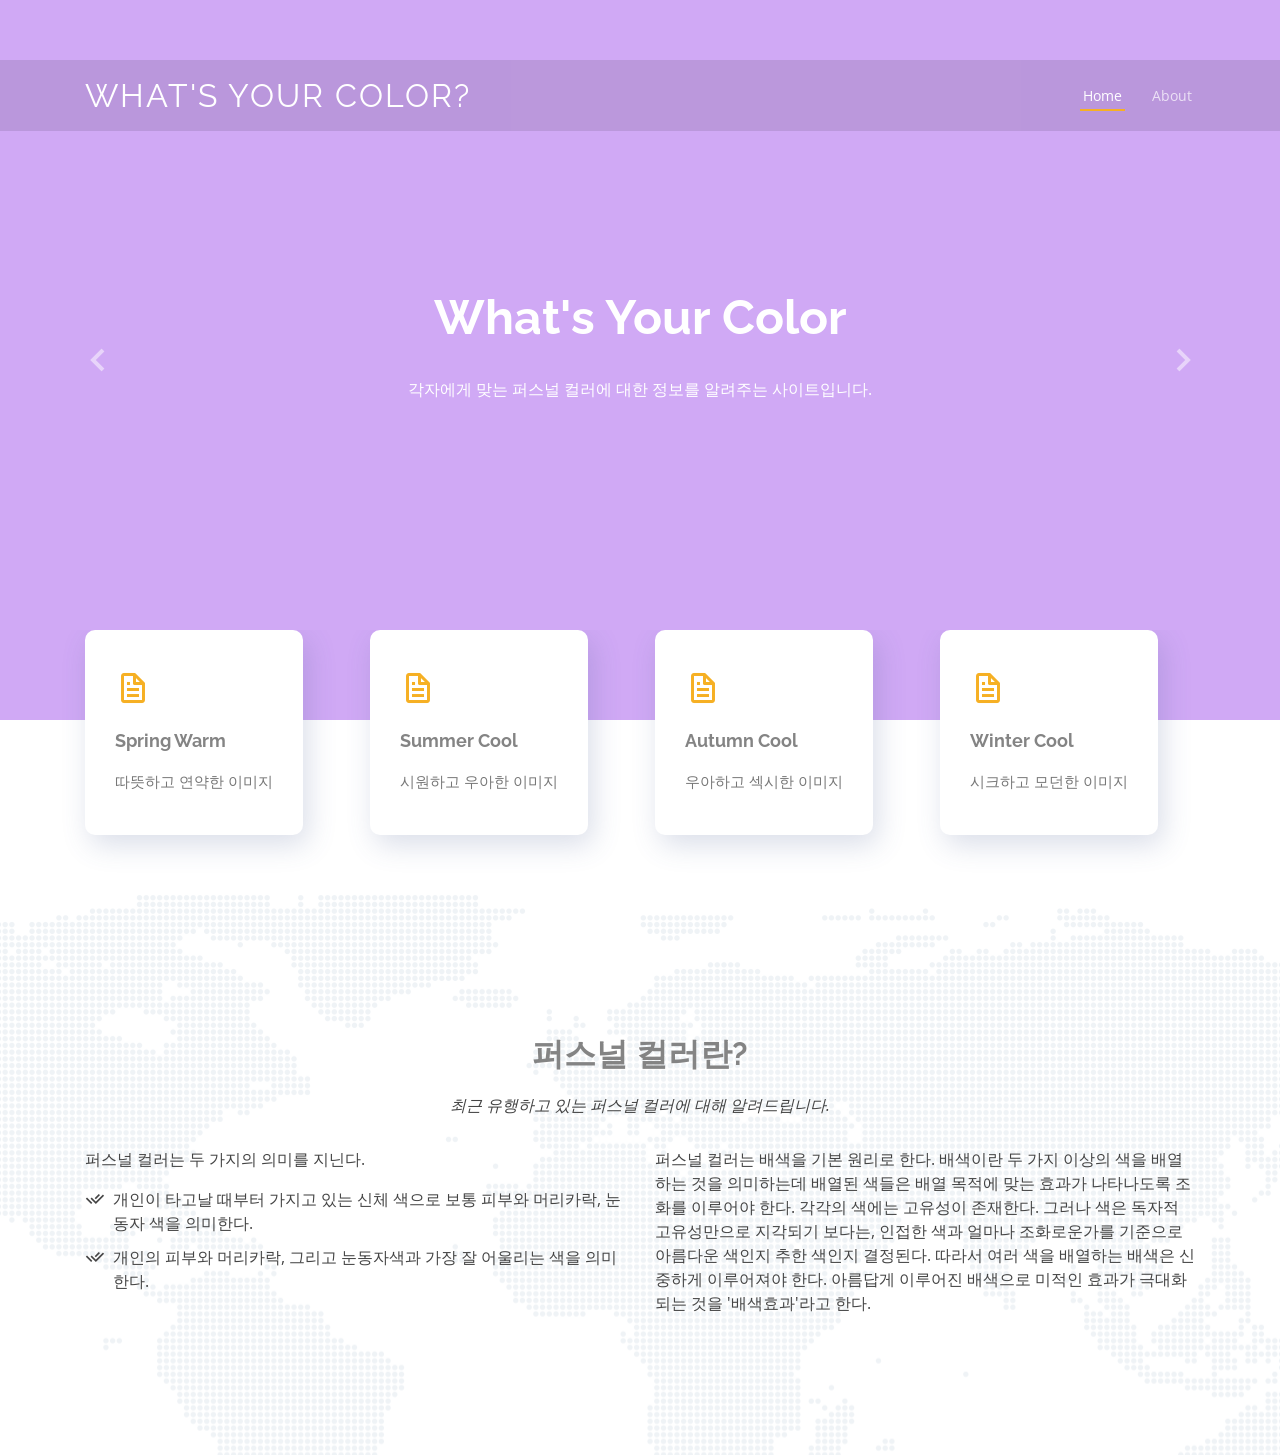
<file: Mobile Web/WebContent/index.html>
<!DOCTYPE html>
<html lang="en">

<head>
  <meta charset="utf-8">
  <meta content="width=device-width, initial-scale=1.0" name="viewport">

  <title>What's Your Color?</title>
  <meta content="" name="descriptison">
  <meta content="" name="keywords">

  <!-- Favicons -->
  <link href="assets/img/favicon.png" rel="icon">
  <link href="assets/img/apple-touch-icon.png" rel="apple-touch-icon">

  <!-- Google Fonts -->
  <link href="https://fonts.googleapis.com/css?family=Open+Sans:300,300i,400,400i,600,600i,700,700i|Raleway:300,300i,400,400i,500,500i,600,600i,700,700i|Poppins:300,300i,400,400i,500,500i,600,600i,700,700i" rel="stylesheet">

  <!-- Vendor CSS Files -->
  <link href="assets/vendor/bootstrap/css/bootstrap.min.css" rel="stylesheet">
  <link href="assets/vendor/icofont/icofont.min.css" rel="stylesheet">
  <link href="assets/vendor/boxicons/css/boxicons.min.css" rel="stylesheet">
  <link href="assets/vendor/animate.css/animate.min.css" rel="stylesheet">
  <link href="assets/vendor/remixicon/remixicon.css" rel="stylesheet">
  <link href="assets/vendor/owl.carousel/assets/owl.carousel.min.css" rel="stylesheet">
  <link href="assets/vendor/venobox/venobox.css" rel="stylesheet">
  <link href="assets/vendor/aos/aos.css" rel="stylesheet">

  <!-- Template Main CSS File -->
  <link href="assets/css/style.css" rel="stylesheet">

  <!-- =======================================================
  * Template Name: Anyar - v2.1.0
  * Template URL: https://bootstrapmade.com/anyar-free-multipurpose-one-page-bootstrap-theme/
  * Author: BootstrapMade.com
  * License: https://bootstrapmade.com/license/
  ======================================================== -->
</head>

<body>

  <!-- ======= Header ======= -->
  <header id="header" class="fixed-top ">
    <div class="container d-flex align-items-center">

      <h1 class="logo mr-auto"><a href="#header" class="scrollto">What's Your Color?</a></h1>
      <!-- Uncomment below if you prefer to use an image logo -->
      <!-- <a href="#header" class="logo mr-auto scrollto"><img src="assets/img/logo.png" alt="" class="img-fluid"></a>-->

      <nav class="nav-menu d-none d-lg-block">
        <ul>
          <li class="active"><a href="#header">Home</a></li>
          <li><a href="#about">About</a></li>
        <!--   <li><a href="blog.html">Blog</a></li> --!>
      </nav><!-- .nav-menu -->

    </div>
  </header><!-- End Header -->

  <!-- ======= Hero Section ======= -->
  <section id="hero" class="d-flex justify-cntent-center align-items-center">
    <div id="heroCarousel" class="container carousel carousel-fade" data-ride="carousel">

      <!-- Slide 1 -->
      <div class="carousel-item active">
        <div class="carousel-container">
          <h2 class="animate__animated animate__fadeInDown">What's Your <span>Color</span></h2>
          <p class="animate__animated animate__fadeInUp">각자에게 맞는 퍼스널 컬러에 대한 정보를 알려주는 사이트입니다.</p>
        </div>
      </div>

      <!-- Slide 2 -->
      <div class="carousel-item">
        <div class="carousel-container">
          <h2 class="animate__animated animate__fadeInDown">Spring Warm</h2>
          <p class="animate__animated animate__fadeInUp">따듯하고 연약한 이미지</p>
        </div>
      </div>

      <!-- Slide 3 -->
      <div class="carousel-item">
        <div class="carousel-container">
          <h2 class="animate__animated animate__fadeInDown">Summer Cool</h2>
          <p class="animate__animated animate__fadeInUp">시원하고 깨끗하며 우아한 이미지</p>
        </div>
      </div>
      
	<!-- Slide 4 -->
      <div class="carousel-item">
        <div class="carousel-container">
          <h2 class="animate__animated animate__fadeInDown">Autumn Warm</h2>
          <p class="animate__animated animate__fadeInUp">우아하고 섹시한 이미지</p>
        </div>
      </div>
      
      <!-- Slide 5 -->
      <div class="carousel-item">
        <div class="carousel-container">
          <h2 class="animate__animated animate__fadeInDown">Winter Cool</h2>
          <p class="animate__animated animate__fadeInUp">시크하고 모던한 이미지</p>
        </div>
      </div>
      
      <a class="carousel-control-prev" href="#heroCarousel" role="button" data-slide="prev">
        <span class="carousel-control-prev-icon bx bx-chevron-left" aria-hidden="true"></span>
        <span class="sr-only">Previous</span>
      </a>

      <a class="carousel-control-next" href="#heroCarousel" role="button" data-slide="next">
        <span class="carousel-control-next-icon bx bx-chevron-right" aria-hidden="true"></span>
        <span class="sr-only">Next</span>
      </a>

    </div>
  </section><!-- End Hero -->

  <main id="main">

    <!-- ======= Icon Boxes Section ======= -->
    <section id="icon-boxes" class="icon-boxes">
      <div class="container">

        <div class="row">
          <div class="col-md-6 col-lg-3 d-flex align-items-stretch mb-5 mb-lg-0" data-aos="fade-up">
            <div class="icon-box">
              <div class="icon"><i class="bx bx-file"></i></div>
              <h4 class="title"><a href="blog.html">Spring Warm</a></h4>
              <p class="description">따뜻하고 연약한 이미지</p>
            </div>
          </div>

          <div class="col-md-6 col-lg-3 d-flex align-items-stretch mb-5 mb-lg-0" data-aos="fade-up" data-aos-delay="100">
            <div class="icon-box">
              <div class="icon"><i class="bx bx-file"></i></div>
              <h4 class="title"><a href="blog2.html">Summer Cool</a></h4>
              <p class="description">시원하고 우아한 이미지</p>
            </div>
          </div>

          <div class="col-md-6 col-lg-3 d-flex align-items-stretch mb-5 mb-lg-0" data-aos="fade-up" data-aos-delay="200">
            <div class="icon-box">
              <div class="icon"><i class="bx bx-file"></i></div>
              <h4 class="title"><a href="blog3.html">Autumn Cool</a></h4>
              <p class="description">우아하고 섹시한 이미지</p>
            </div>
          </div>

          <div class="col-md-6 col-lg-3 d-flex align-items-stretch mb-5 mb-lg-0" data-aos="fade-up" data-aos-delay="300">
            <div class="icon-box">
              <div class="icon"><i class="bx bx-file"></i></div>
              <h4 class="title"><a href="blog4.html">Winter Cool</a></h4>
              <p class="description">시크하고 모던한 이미지</p>
            </div>
          </div>

        </div>

      </div>
    </section><!-- End Icon Boxes Section -->

    <!-- ======= About Us Section ======= -->
    <section id="about" class="about">
      <div class="container" data-aos="fade-up">

        <div class="section-title">
          <h2>퍼스널 컬러란?</h2>
          <p>최근 유행하고 있는 퍼스널 컬러에 대해 알려드립니다.</p>
        </div>

        <div class="row content">
          <div class="col-lg-6">
            <p>
              퍼스널 컬러는 두 가지의 의미를 지닌다.
            </p>
            <ul>
              <li><i class="ri-check-double-line"></i> 개인이 타고날 때부터 가지고 있는 신체 색으로 보통 피부와 머리카락, 눈동자 색을 의미한다.</li>
              <li><i class="ri-check-double-line"></i> 개인의 피부와 머리카락, 그리고 눈동자색과 가장 잘 어울리는 색을 의미한다.</li>
            </ul>
          </div>
          <div class="col-lg-6 pt-4 pt-lg-0">
            <p>
              퍼스널 컬러는 배색을 기본 원리로 한다. 배색이란 두 가지 이상의 색을 배열하는 것을 의미하는데 배열된 색들은 배열 목적에 맞는 효과가 나타나도록 조화를 이루어야 한다. 각각의 색에는 고유성이 존재한다. 
              그러나 색은 독자적 고유성만으로 지각되기 보다는, 인접한 색과 얼마나 조화로운가를 기준으로 아름다운 색인지 추한 색인지 결정된다. 따라서 여러 색을 배열하는 배색은 신중하게 이루어져야 한다.
              아름답게 이루어진 배색으로 미적인 효과가 극대화되는 것을 '배색효과'라고 한다.
            </p>
          </div>
        </div>

      </div>
    </section><!-- End About Us Section -->

 


  <!-- Vendor JS Files -->
  <script src="assets/vendor/jquery/jquery.min.js"></script>
  <script src="assets/vendor/bootstrap/js/bootstrap.bundle.min.js"></script>
  <script src="assets/vendor/jquery.easing/jquery.easing.min.js"></script>
  <script src="assets/vendor/php-email-form/validate.js"></script>
  <script src="assets/vendor/owl.carousel/owl.carousel.min.js"></script>
  <script src="assets/vendor/venobox/venobox.min.js"></script>
  <script src="assets/vendor/isotope-layout/isotope.pkgd.min.js"></script>
  <script src="assets/vendor/aos/aos.js"></script>

  <!-- Template Main JS File -->
  <script src="assets/js/main.js"></script>

</body>

</html>
</file>
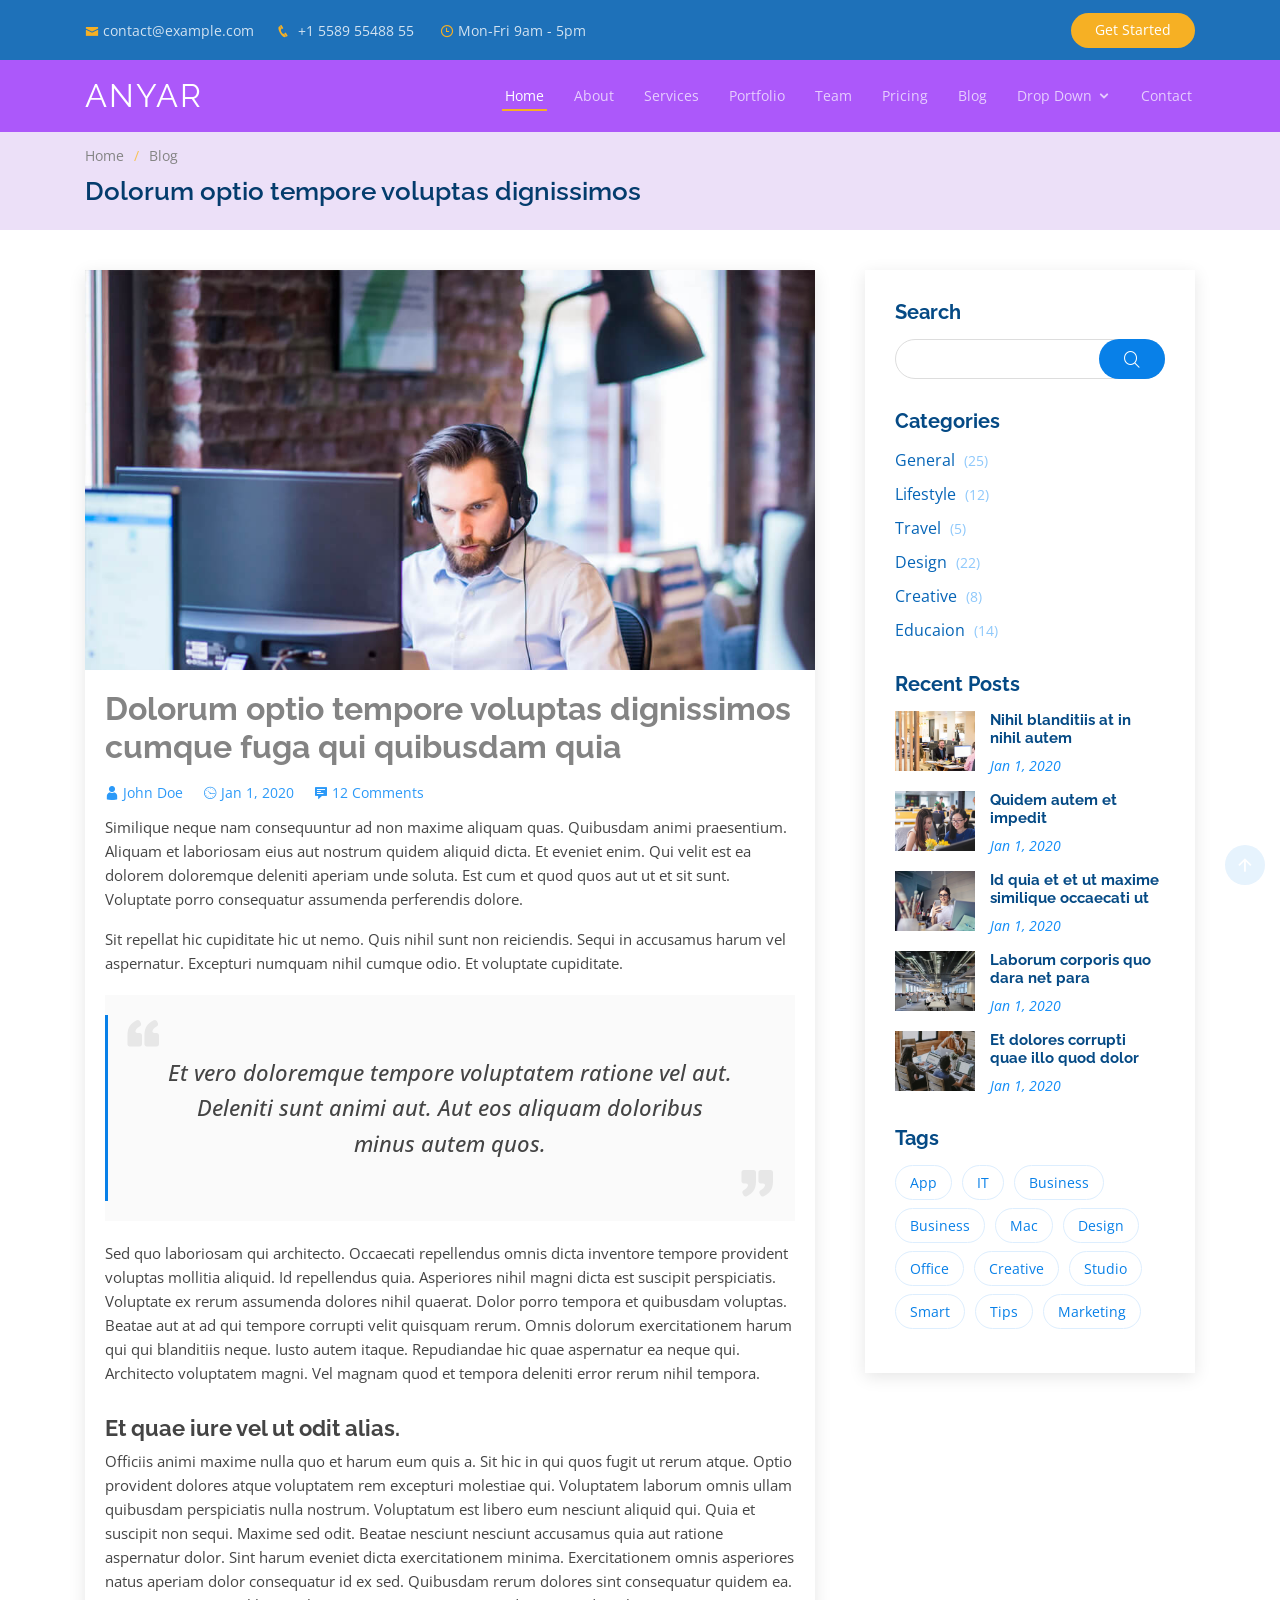
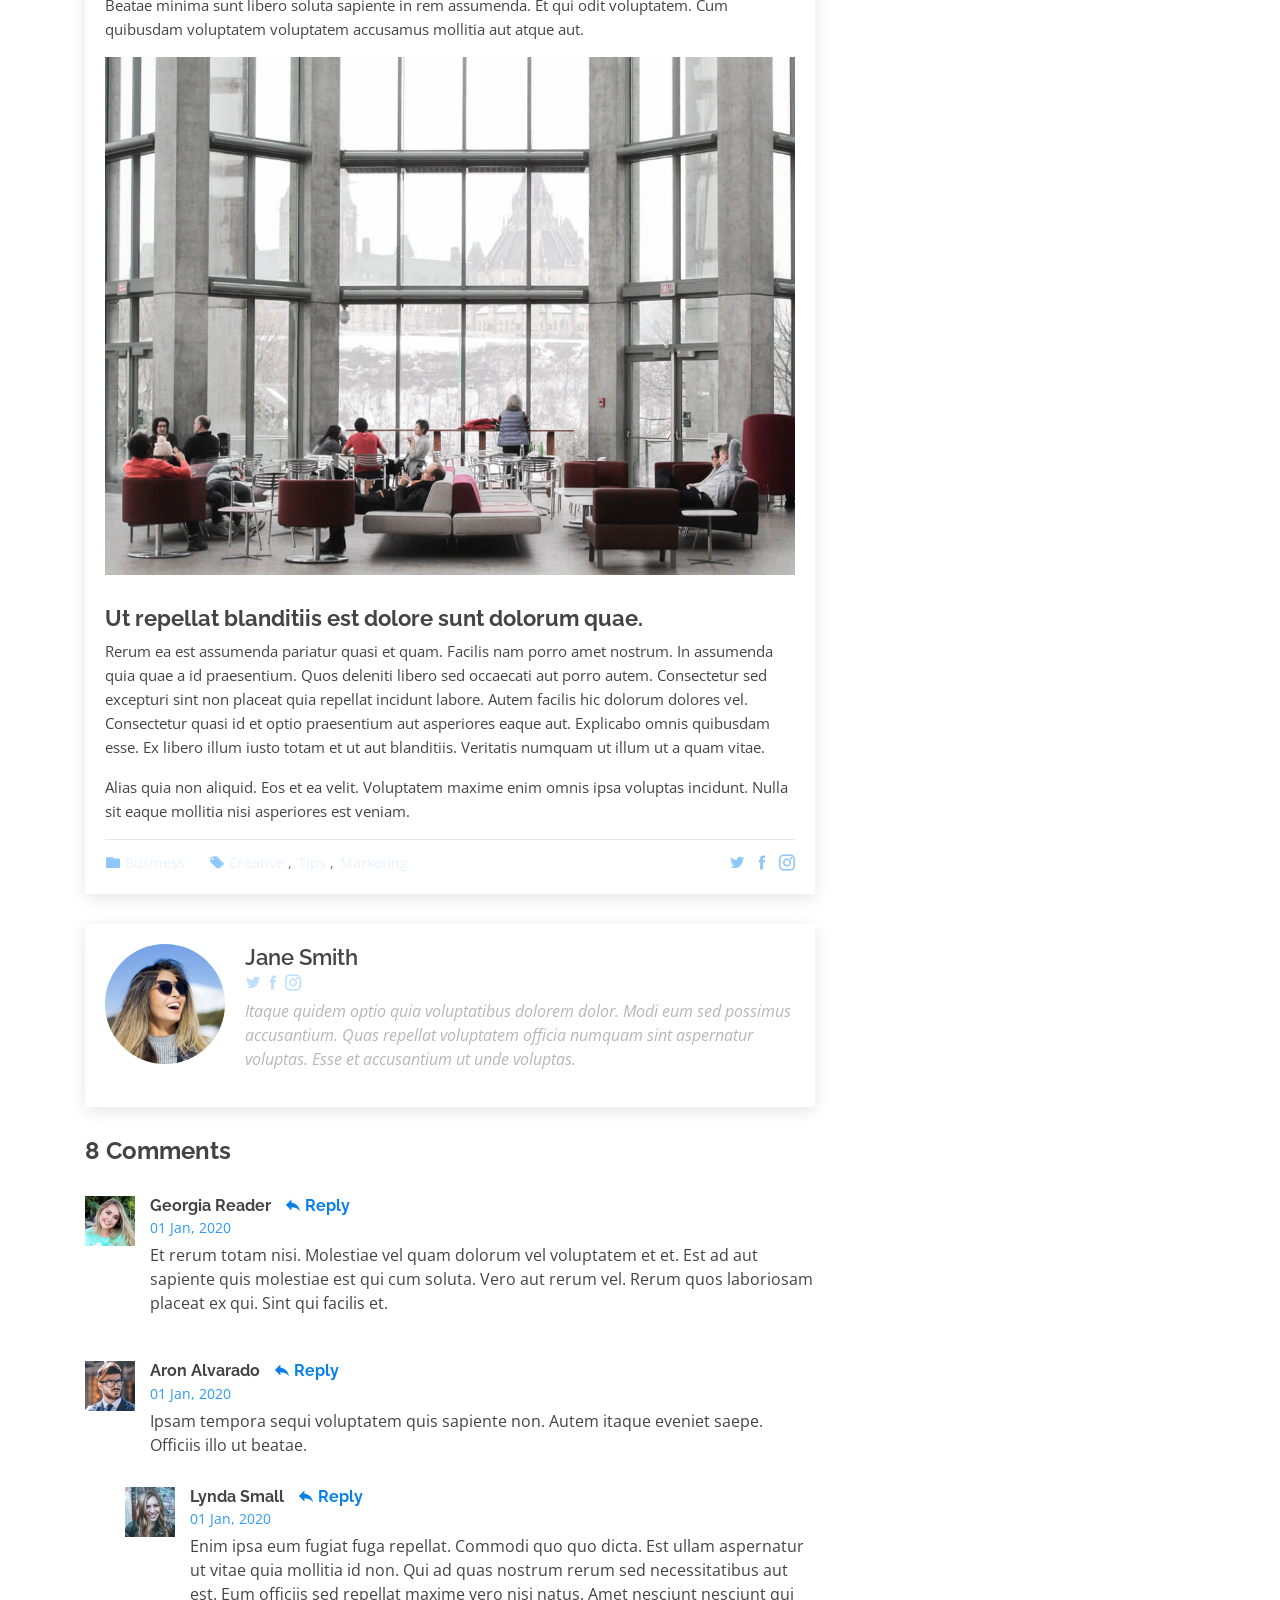
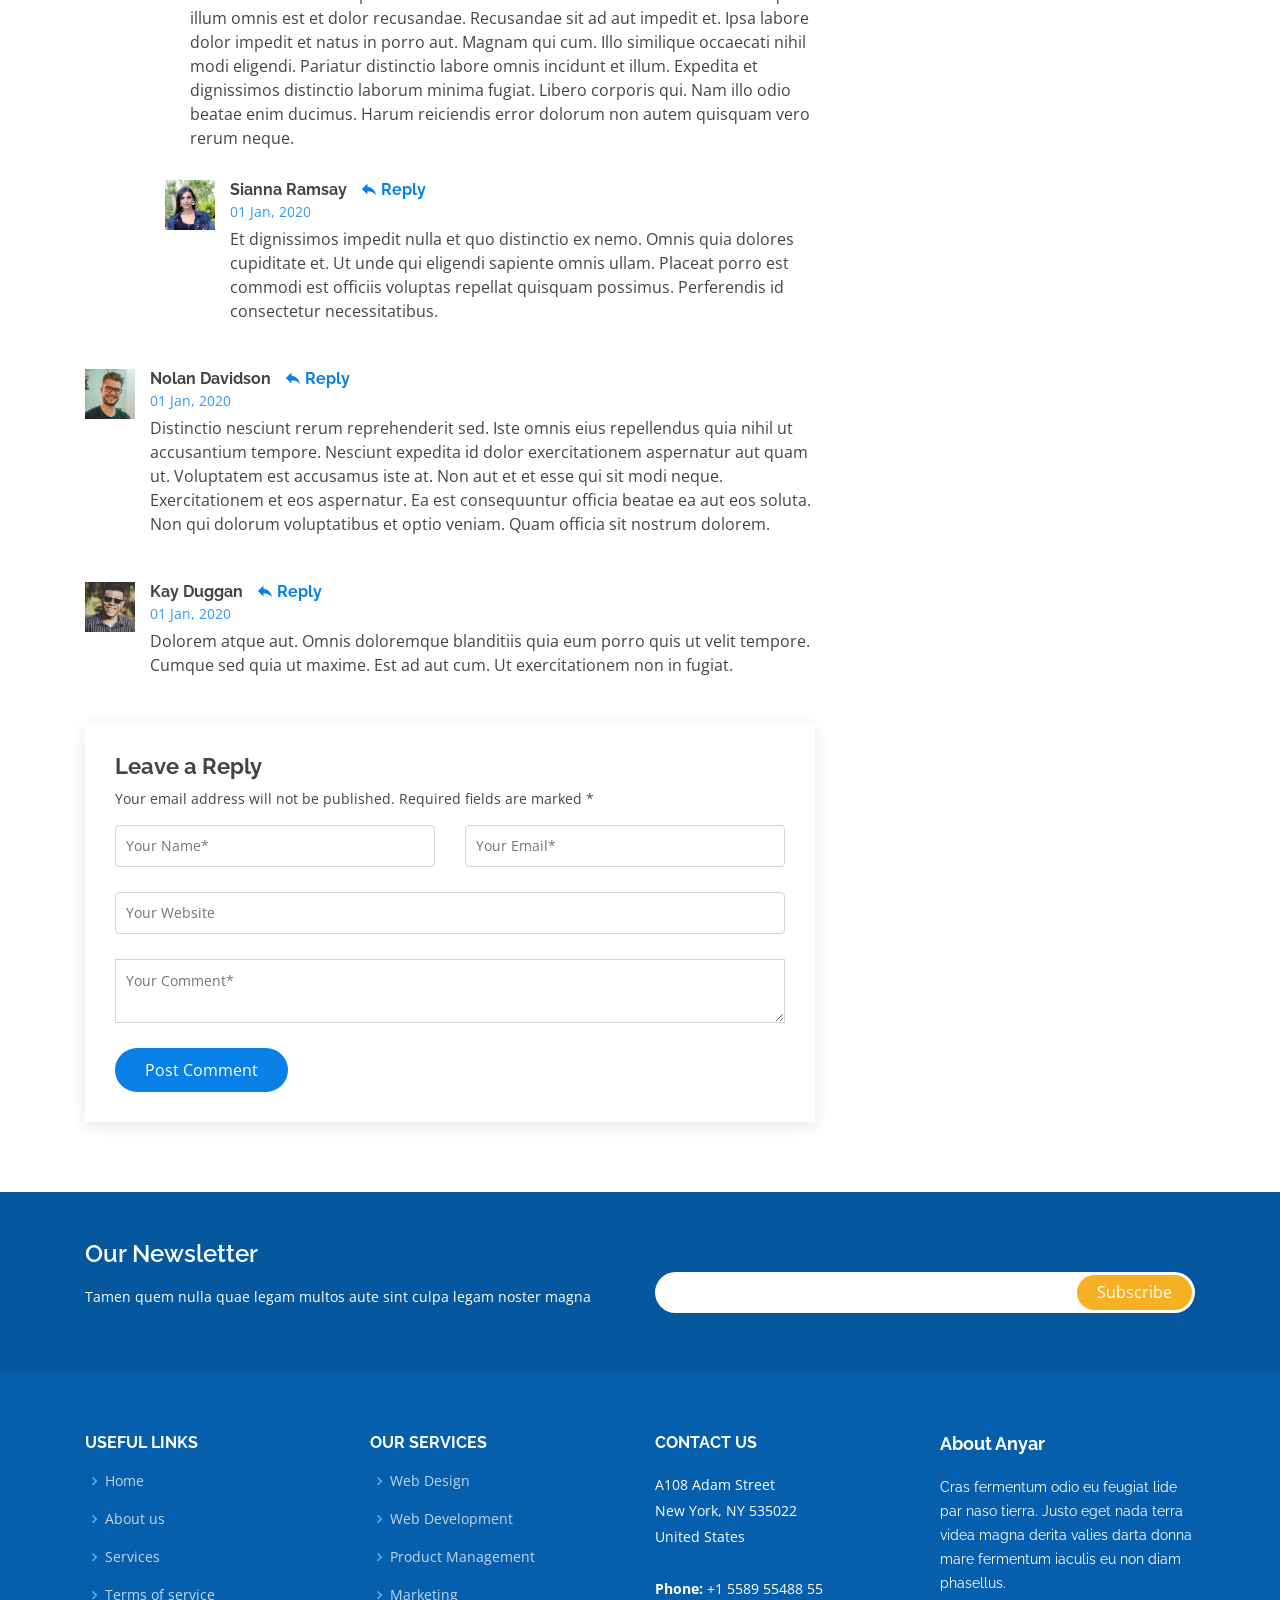
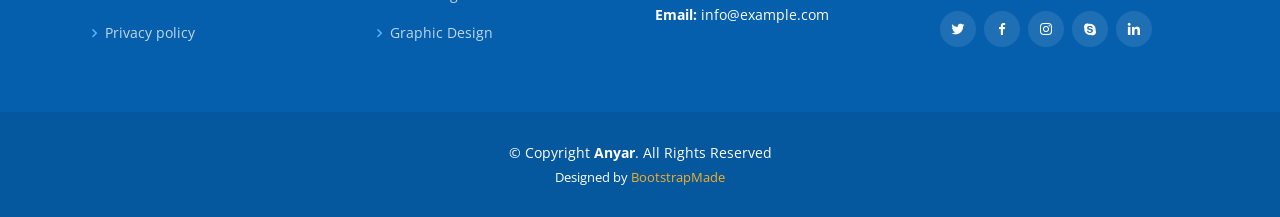
<file: Mobile Web/WebContent/blog-single.html>
<!DOCTYPE html>
<html lang="en">

<head>
  <meta charset="utf-8">
  <meta content="width=device-width, initial-scale=1.0" name="viewport">

  <title>Blog Single - Serenity Bootstrap Template</title>
  <meta content="" name="descriptison">
  <meta content="" name="keywords">

  <!-- Favicons -->
  <link href="assets/img/favicon.png" rel="icon">
  <link href="assets/img/apple-touch-icon.png" rel="apple-touch-icon">

  <!-- Google Fonts -->
  <link href="https://fonts.googleapis.com/css?family=Open+Sans:300,300i,400,400i,600,600i,700,700i|Raleway:300,300i,400,400i,500,500i,600,600i,700,700i|Poppins:300,300i,400,400i,500,500i,600,600i,700,700i" rel="stylesheet">

  <!-- Vendor CSS Files -->
  <link href="assets/vendor/bootstrap/css/bootstrap.min.css" rel="stylesheet">
  <link href="assets/vendor/icofont/icofont.min.css" rel="stylesheet">
  <link href="assets/vendor/boxicons/css/boxicons.min.css" rel="stylesheet">
  <link href="assets/vendor/animate.css/animate.min.css" rel="stylesheet">
  <link href="assets/vendor/remixicon/remixicon.css" rel="stylesheet">
  <link href="assets/vendor/owl.carousel/assets/owl.carousel.min.css" rel="stylesheet">
  <link href="assets/vendor/venobox/venobox.css" rel="stylesheet">
  <link href="assets/vendor/aos/aos.css" rel="stylesheet">

  <!-- Template Main CSS File -->
  <link href="assets/css/style.css" rel="stylesheet">

  <!-- =======================================================
  * Template Name: Anyar - v2.1.0
  * Template URL: https://bootstrapmade.com/anyar-free-multipurpose-one-page-bootstrap-theme/
  * Author: BootstrapMade.com
  * License: https://bootstrapmade.com/license/
  ======================================================== -->
</head>

<body>

  <!-- ======= Top Bar ======= -->
  <div id="topbar" class="d-none d-lg-flex align-items-center fixed-top topbar-inner-pages">
    <div class="container d-flex align-items-center">
      <div class="contact-info mr-auto">
        <ul>
          <li><i class="icofont-envelope"></i><a href="mailto:contact@example.com">contact@example.com</a></li>
          <li><i class="icofont-phone"></i> +1 5589 55488 55</li>
          <li><i class="icofont-clock-time icofont-flip-horizontal"></i> Mon-Fri 9am - 5pm</li>
        </ul>
      </div>
      <div class="cta">
        <a href="#about" class="scrollto">Get Started</a>
      </div>
    </div>
  </div>

  <!-- ======= Header ======= -->
  <header id="header" class="fixed-top header-inner-pages">
    <div class="container d-flex align-items-center">

      <h1 class="logo mr-auto"><a href="index.html#header" class="scrollto">Anyar</a></h1>
      <!-- Uncomment below if you prefer to use an image logo -->
      <!-- <a href="index.html#header" class="logo mr-auto scrollto"><img src="assets/img/logo.png" alt="" class="img-fluid"></a>-->

      <nav class="nav-menu d-none d-lg-block">
        <ul>
          <li><a href="index.html#header">Home</a></li>
          <li><a href="index.html#about">About</a></li>
          <li><a href="index.html#services">Services</a></li>
          <li><a href="index.html#portfolio">Portfolio</a></li>
          <li><a href="index.html#team">Team</a></li>
          <li><a href="index.html#pricing">Pricing</a></li>
          <li class="active"><a href="blog.html">Blog</a></li>
          <li class="drop-down"><a href="">Drop Down</a>
            <ul>
              <li><a href="#">Drop Down 1</a></li>
              <li class="drop-down"><a href="#">Deep Drop Down</a>
                <ul>
                  <li><a href="#">Deep Drop Down 1</a></li>
                  <li><a href="#">Deep Drop Down 2</a></li>
                  <li><a href="#">Deep Drop Down 3</a></li>
                  <li><a href="#">Deep Drop Down 4</a></li>
                  <li><a href="#">Deep Drop Down 5</a></li>
                </ul>
              </li>
              <li><a href="#">Drop Down 2</a></li>
              <li><a href="#">Drop Down 3</a></li>
              <li><a href="#">Drop Down 4</a></li>
            </ul>
          </li>
          <li><a href="index.html#contact">Contact</a></li>

        </ul>
      </nav><!-- .nav-menu -->

    </div>
  </header><!-- End Header -->

  <main id="main">

    <!-- ======= Breadcrumbs ======= -->
    <section id="breadcrumbs" class="breadcrumbs">
      <div class="container">

        <ol>
          <li><a href="index.html">Home</a></li>
          <li><a href="blog.html">Blog</a></li>
        </ol>
        <h2>Dolorum optio tempore voluptas dignissimos</h2>

      </div>
    </section><!-- End Breadcrumbs -->

    <!-- ======= Blog Section ======= -->
    <section id="blog" class="blog">
      <div class="container">

        <div class="row">

          <div class="col-lg-8 entries">

            <article class="entry entry-single">

              <div class="entry-img">
                <img src="assets/img/blog-1.jpg" alt="" class="img-fluid">
              </div>

              <h2 class="entry-title">
                <a href="blog-single.html">Dolorum optio tempore voluptas dignissimos cumque fuga qui quibusdam quia</a>
              </h2>

              <div class="entry-meta">
                <ul>
                  <li class="d-flex align-items-center"><i class="icofont-user"></i> <a href="blog-single.html">John Doe</a></li>
                  <li class="d-flex align-items-center"><i class="icofont-wall-clock"></i> <a href="blog-single.html"><time datetime="2020-01-01">Jan 1, 2020</time></a></li>
                  <li class="d-flex align-items-center"><i class="icofont-comment"></i> <a href="blog-single.html">12 Comments</a></li>
                </ul>
              </div>

              <div class="entry-content">
                <p>
                  Similique neque nam consequuntur ad non maxime aliquam quas. Quibusdam animi praesentium. Aliquam et laboriosam eius aut nostrum quidem aliquid dicta.
                  Et eveniet enim. Qui velit est ea dolorem doloremque deleniti aperiam unde soluta. Est cum et quod quos aut ut et sit sunt. Voluptate porro consequatur assumenda perferendis dolore.
                </p>

                <p>
                  Sit repellat hic cupiditate hic ut nemo. Quis nihil sunt non reiciendis. Sequi in accusamus harum vel aspernatur. Excepturi numquam nihil cumque odio. Et voluptate cupiditate.
                </p>

                <blockquote>
                  <i class="icofont-quote-left quote-left"></i>
                  <p>
                    Et vero doloremque tempore voluptatem ratione vel aut. Deleniti sunt animi aut. Aut eos aliquam doloribus minus autem quos.
                  </p>
                  <i class="las la-quote-right quote-right"></i>
                  <i class="icofont-quote-right quote-right"></i>
                </blockquote>

                <p>
                  Sed quo laboriosam qui architecto. Occaecati repellendus omnis dicta inventore tempore provident voluptas mollitia aliquid. Id repellendus quia. Asperiores nihil magni dicta est suscipit perspiciatis. Voluptate ex rerum assumenda dolores nihil quaerat.
                  Dolor porro tempora et quibusdam voluptas. Beatae aut at ad qui tempore corrupti velit quisquam rerum. Omnis dolorum exercitationem harum qui qui blanditiis neque.
                  Iusto autem itaque. Repudiandae hic quae aspernatur ea neque qui. Architecto voluptatem magni. Vel magnam quod et tempora deleniti error rerum nihil tempora.
                </p>

                <h3>Et quae iure vel ut odit alias.</h3>
                <p>
                  Officiis animi maxime nulla quo et harum eum quis a. Sit hic in qui quos fugit ut rerum atque. Optio provident dolores atque voluptatem rem excepturi molestiae qui. Voluptatem laborum omnis ullam quibusdam perspiciatis nulla nostrum. Voluptatum est libero eum nesciunt aliquid qui.
                  Quia et suscipit non sequi. Maxime sed odit. Beatae nesciunt nesciunt accusamus quia aut ratione aspernatur dolor. Sint harum eveniet dicta exercitationem minima. Exercitationem omnis asperiores natus aperiam dolor consequatur id ex sed. Quibusdam rerum dolores sint consequatur quidem ea.
                  Beatae minima sunt libero soluta sapiente in rem assumenda. Et qui odit voluptatem. Cum quibusdam voluptatem voluptatem accusamus mollitia aut atque aut.
                </p>
                <img src="assets/img/blog-inside-post.jpg" class="img-fluid" alt="">

                <h3>Ut repellat blanditiis est dolore sunt dolorum quae.</h3>
                <p>
                  Rerum ea est assumenda pariatur quasi et quam. Facilis nam porro amet nostrum. In assumenda quia quae a id praesentium. Quos deleniti libero sed occaecati aut porro autem. Consectetur sed excepturi sint non placeat quia repellat incidunt labore. Autem facilis hic dolorum dolores vel.
                  Consectetur quasi id et optio praesentium aut asperiores eaque aut. Explicabo omnis quibusdam esse. Ex libero illum iusto totam et ut aut blanditiis. Veritatis numquam ut illum ut a quam vitae.
                </p>
                <p>
                  Alias quia non aliquid. Eos et ea velit. Voluptatem maxime enim omnis ipsa voluptas incidunt. Nulla sit eaque mollitia nisi asperiores est veniam.
                </p>

              </div>

              <div class="entry-footer clearfix">
                <div class="float-left">
                  <i class="icofont-folder"></i>
                  <ul class="cats">
                    <li><a href="#">Business</a></li>
                  </ul>

                  <i class="icofont-tags"></i>
                  <ul class="tags">
                    <li><a href="#">Creative</a></li>
                    <li><a href="#">Tips</a></li>
                    <li><a href="#">Marketing</a></li>
                  </ul>
                </div>

                <div class="float-right share">
                  <a href="" title="Share on Twitter"><i class="icofont-twitter"></i></a>
                  <a href="" title="Share on Facebook"><i class="icofont-facebook"></i></a>
                  <a href="" title="Share on Instagram"><i class="icofont-instagram"></i></a>
                </div>

              </div>

            </article><!-- End blog entry -->

            <div class="blog-author clearfix">
              <img src="assets/img/blog-author.jpg" class="rounded-circle float-left" alt="">
              <h4>Jane Smith</h4>
              <div class="social-links">
                <a href="https://twitters.com/#"><i class="icofont-twitter"></i></a>
                <a href="https://facebook.com/#"><i class="icofont-facebook"></i></a>
                <a href="https://instagram.com/#"><i class="icofont-instagram"></i></a>
              </div>
              <p>
                Itaque quidem optio quia voluptatibus dolorem dolor. Modi eum sed possimus accusantium. Quas repellat voluptatem officia numquam sint aspernatur voluptas. Esse et accusantium ut unde voluptas.
              </p>
            </div><!-- End blog author bio -->

            <div class="blog-comments">

              <h4 class="comments-count">8 Comments</h4>

              <div id="comment-1" class="comment clearfix">
                <img src="assets/img/comments-1.jpg" class="comment-img  float-left" alt="">
                <h5><a href="">Georgia Reader</a> <a href="#" class="reply"><i class="icofont-reply"></i> Reply</a></h5>
                <time datetime="2020-01-01">01 Jan, 2020</time>
                <p>
                  Et rerum totam nisi. Molestiae vel quam dolorum vel voluptatem et et. Est ad aut sapiente quis molestiae est qui cum soluta.
                  Vero aut rerum vel. Rerum quos laboriosam placeat ex qui. Sint qui facilis et.
                </p>

              </div><!-- End comment #1 -->

              <div id="comment-2" class="comment clearfix">
                <img src="assets/img/comments-2.jpg" class="comment-img  float-left" alt="">
                <h5><a href="">Aron Alvarado</a> <a href="#" class="reply"><i class="icofont-reply"></i> Reply</a></h5>
                <time datetime="2020-01-01">01 Jan, 2020</time>
                <p>
                  Ipsam tempora sequi voluptatem quis sapiente non. Autem itaque eveniet saepe. Officiis illo ut beatae.
                </p>

                <div id="comment-reply-1" class="comment comment-reply clearfix">
                  <img src="assets/img/comments-3.jpg" class="comment-img  float-left" alt="">
                  <h5><a href="">Lynda Small</a> <a href="#" class="reply"><i class="icofont-reply"></i> Reply</a></h5>
                  <time datetime="2020-01-01">01 Jan, 2020</time>
                  <p>
                    Enim ipsa eum fugiat fuga repellat. Commodi quo quo dicta. Est ullam aspernatur ut vitae quia mollitia id non. Qui ad quas nostrum rerum sed necessitatibus aut est. Eum officiis sed repellat maxime vero nisi natus. Amet nesciunt nesciunt qui illum omnis est et dolor recusandae.

                    Recusandae sit ad aut impedit et. Ipsa labore dolor impedit et natus in porro aut. Magnam qui cum. Illo similique occaecati nihil modi eligendi. Pariatur distinctio labore omnis incidunt et illum. Expedita et dignissimos distinctio laborum minima fugiat.

                    Libero corporis qui. Nam illo odio beatae enim ducimus. Harum reiciendis error dolorum non autem quisquam vero rerum neque.
                  </p>

                  <div id="comment-reply-2" class="comment comment-reply clearfix">
                    <img src="assets/img/comments-4.jpg" class="comment-img  float-left" alt="">
                    <h5><a href="">Sianna Ramsay</a> <a href="#" class="reply"><i class="icofont-reply"></i> Reply</a></h5>
                    <time datetime="2020-01-01">01 Jan, 2020</time>
                    <p>
                      Et dignissimos impedit nulla et quo distinctio ex nemo. Omnis quia dolores cupiditate et. Ut unde qui eligendi sapiente omnis ullam. Placeat porro est commodi est officiis voluptas repellat quisquam possimus. Perferendis id consectetur necessitatibus.
                    </p>

                  </div><!-- End comment reply #2-->

                </div><!-- End comment reply #1-->

              </div><!-- End comment #2-->

              <div id="comment-3" class="comment clearfix">
                <img src="assets/img/comments-5.jpg" class="comment-img  float-left" alt="">
                <h5><a href="">Nolan Davidson</a> <a href="#" class="reply"><i class="icofont-reply"></i> Reply</a></h5>
                <time datetime="2020-01-01">01 Jan, 2020</time>
                <p>
                  Distinctio nesciunt rerum reprehenderit sed. Iste omnis eius repellendus quia nihil ut accusantium tempore. Nesciunt expedita id dolor exercitationem aspernatur aut quam ut. Voluptatem est accusamus iste at.
                  Non aut et et esse qui sit modi neque. Exercitationem et eos aspernatur. Ea est consequuntur officia beatae ea aut eos soluta. Non qui dolorum voluptatibus et optio veniam. Quam officia sit nostrum dolorem.
                </p>

              </div><!-- End comment #3 -->

              <div id="comment-4" class="comment clearfix">
                <img src="assets/img/comments-6.jpg" class="comment-img  float-left" alt="">
                <h5><a href="">Kay Duggan</a> <a href="#" class="reply"><i class="icofont-reply"></i> Reply</a></h5>
                <time datetime="2020-01-01">01 Jan, 2020</time>
                <p>
                  Dolorem atque aut. Omnis doloremque blanditiis quia eum porro quis ut velit tempore. Cumque sed quia ut maxime. Est ad aut cum. Ut exercitationem non in fugiat.
                </p>

              </div><!-- End comment #4 -->

              <div class="reply-form">
                <h4>Leave a Reply</h4>
                <p>Your email address will not be published. Required fields are marked * </p>
                <form action="">
                  <div class="row">
                    <div class="col-md-6 form-group">
                      <input name="name" type="text" class="form-control" placeholder="Your Name*">
                    </div>
                    <div class="col-md-6 form-group">
                      <input name="email" type="text" class="form-control" placeholder="Your Email*">
                    </div>
                  </div>
                  <div class="row">
                    <div class="col form-group">
                      <input name="website" type="text" class="form-control" placeholder="Your Website">
                    </div>
                  </div>
                  <div class="row">
                    <div class="col form-group">
                      <textarea name="comment" class="form-control" placeholder="Your Comment*"></textarea>
                    </div>
                  </div>
                  <button type="submit" class="btn btn-primary">Post Comment</button>

                </form>

              </div>

            </div><!-- End blog comments -->

          </div><!-- End blog entries list -->

          <div class="col-lg-4">

            <div class="sidebar">

              <h3 class="sidebar-title">Search</h3>
              <div class="sidebar-item search-form">
                <form action="">
                  <input type="text">
                  <button type="submit"><i class="icofont-search"></i></button>
                </form>

              </div><!-- End sidebar search formn-->

              <h3 class="sidebar-title">Categories</h3>
              <div class="sidebar-item categories">
                <ul>
                  <li><a href="#">General <span>(25)</span></a></li>
                  <li><a href="#">Lifestyle <span>(12)</span></a></li>
                  <li><a href="#">Travel <span>(5)</span></a></li>
                  <li><a href="#">Design <span>(22)</span></a></li>
                  <li><a href="#">Creative <span>(8)</span></a></li>
                  <li><a href="#">Educaion <span>(14)</span></a></li>
                </ul>

              </div><!-- End sidebar categories-->

              <h3 class="sidebar-title">Recent Posts</h3>
              <div class="sidebar-item recent-posts">
                <div class="post-item clearfix">
                  <img src="assets/img/blog-recent-1.jpg" alt="">
                  <h4><a href="blog-single.html">Nihil blanditiis at in nihil autem</a></h4>
                  <time datetime="2020-01-01">Jan 1, 2020</time>
                </div>

                <div class="post-item clearfix">
                  <img src="assets/img/blog-recent-2.jpg" alt="">
                  <h4><a href="blog-single.html">Quidem autem et impedit</a></h4>
                  <time datetime="2020-01-01">Jan 1, 2020</time>
                </div>

                <div class="post-item clearfix">
                  <img src="assets/img/blog-recent-3.jpg" alt="">
                  <h4><a href="blog-single.html">Id quia et et ut maxime similique occaecati ut</a></h4>
                  <time datetime="2020-01-01">Jan 1, 2020</time>
                </div>

                <div class="post-item clearfix">
                  <img src="assets/img/blog-recent-4.jpg" alt="">
                  <h4><a href="blog-single.html">Laborum corporis quo dara net para</a></h4>
                  <time datetime="2020-01-01">Jan 1, 2020</time>
                </div>

                <div class="post-item clearfix">
                  <img src="assets/img/blog-recent-5.jpg" alt="">
                  <h4><a href="blog-single.html">Et dolores corrupti quae illo quod dolor</a></h4>
                  <time datetime="2020-01-01">Jan 1, 2020</time>
                </div>

              </div><!-- End sidebar recent posts-->

              <h3 class="sidebar-title">Tags</h3>
              <div class="sidebar-item tags">
                <ul>
                  <li><a href="#">App</a></li>
                  <li><a href="#">IT</a></li>
                  <li><a href="#">Business</a></li>
                  <li><a href="#">Business</a></li>
                  <li><a href="#">Mac</a></li>
                  <li><a href="#">Design</a></li>
                  <li><a href="#">Office</a></li>
                  <li><a href="#">Creative</a></li>
                  <li><a href="#">Studio</a></li>
                  <li><a href="#">Smart</a></li>
                  <li><a href="#">Tips</a></li>
                  <li><a href="#">Marketing</a></li>
                </ul>

              </div><!-- End sidebar tags-->

            </div><!-- End sidebar -->

          </div><!-- End blog sidebar -->

        </div>

      </div>
    </section><!-- End Blog Section -->

  </main><!-- End #main -->

  <!-- ======= Footer ======= -->
  <footer id="footer">

    <div class="footer-newsletter">
      <div class="container">
        <div class="row">
          <div class="col-lg-6">
            <h4>Our Newsletter</h4>
            <p>Tamen quem nulla quae legam multos aute sint culpa legam noster magna</p>
          </div>
          <div class="col-lg-6">
            <form action="" method="post">
              <input type="email" name="email"><input type="submit" value="Subscribe">
            </form>
          </div>
        </div>
      </div>
    </div>

    <div class="footer-top">
      <div class="container">
        <div class="row">

          <div class="col-lg-3 col-md-6 footer-links">
            <h4>Useful Links</h4>
            <ul>
              <li><i class="bx bx-chevron-right"></i> <a href="#">Home</a></li>
              <li><i class="bx bx-chevron-right"></i> <a href="#">About us</a></li>
              <li><i class="bx bx-chevron-right"></i> <a href="#">Services</a></li>
              <li><i class="bx bx-chevron-right"></i> <a href="#">Terms of service</a></li>
              <li><i class="bx bx-chevron-right"></i> <a href="#">Privacy policy</a></li>
            </ul>
          </div>

          <div class="col-lg-3 col-md-6 footer-links">
            <h4>Our Services</h4>
            <ul>
              <li><i class="bx bx-chevron-right"></i> <a href="#">Web Design</a></li>
              <li><i class="bx bx-chevron-right"></i> <a href="#">Web Development</a></li>
              <li><i class="bx bx-chevron-right"></i> <a href="#">Product Management</a></li>
              <li><i class="bx bx-chevron-right"></i> <a href="#">Marketing</a></li>
              <li><i class="bx bx-chevron-right"></i> <a href="#">Graphic Design</a></li>
            </ul>
          </div>

          <div class="col-lg-3 col-md-6 footer-contact">
            <h4>Contact Us</h4>
            <p>
              A108 Adam Street <br>
              New York, NY 535022<br>
              United States <br><br>
              <strong>Phone:</strong> +1 5589 55488 55<br>
              <strong>Email:</strong> info@example.com<br>
            </p>

          </div>

          <div class="col-lg-3 col-md-6 footer-info">
            <h3>About Anyar</h3>
            <p>Cras fermentum odio eu feugiat lide par naso tierra. Justo eget nada terra videa magna derita valies darta donna mare fermentum iaculis eu non diam phasellus.</p>
            <div class="social-links mt-3">
              <a href="#" class="twitter"><i class="bx bxl-twitter"></i></a>
              <a href="#" class="facebook"><i class="bx bxl-facebook"></i></a>
              <a href="#" class="instagram"><i class="bx bxl-instagram"></i></a>
              <a href="#" class="google-plus"><i class="bx bxl-skype"></i></a>
              <a href="#" class="linkedin"><i class="bx bxl-linkedin"></i></a>
            </div>
          </div>

        </div>
      </div>
    </div>

    <div class="container">
      <div class="copyright">
        &copy; Copyright <strong><span>Anyar</span></strong>. All Rights Reserved
      </div>
      <div class="credits">
        <!-- All the links in the footer should remain intact. -->
        <!-- You can delete the links only if you purchased the pro version. -->
        <!-- Licensing information: https://bootstrapmade.com/license/ -->
        <!-- Purchase the pro version with working PHP/AJAX contact form: https://bootstrapmade.com/anyar-free-multipurpose-one-page-bootstrap-theme/ -->
        Designed by <a href="https://bootstrapmade.com/">BootstrapMade</a>
      </div>
    </div>
  </footer><!-- End Footer -->

  <a href="#" class="back-to-top"><i class="ri-arrow-up-line"></i></a>
  <div id="preloader"></div>

  <!-- Vendor JS Files -->
  <script src="assets/vendor/jquery/jquery.min.js"></script>
  <script src="assets/vendor/bootstrap/js/bootstrap.bundle.min.js"></script>
  <script src="assets/vendor/jquery.easing/jquery.easing.min.js"></script>
  <script src="assets/vendor/php-email-form/validate.js"></script>
  <script src="assets/vendor/owl.carousel/owl.carousel.min.js"></script>
  <script src="assets/vendor/venobox/venobox.min.js"></script>
  <script src="assets/vendor/isotope-layout/isotope.pkgd.min.js"></script>
  <script src="assets/vendor/aos/aos.js"></script>

  <!-- Template Main JS File -->
  <script src="assets/js/main.js"></script>

</body>

</html>
</file>
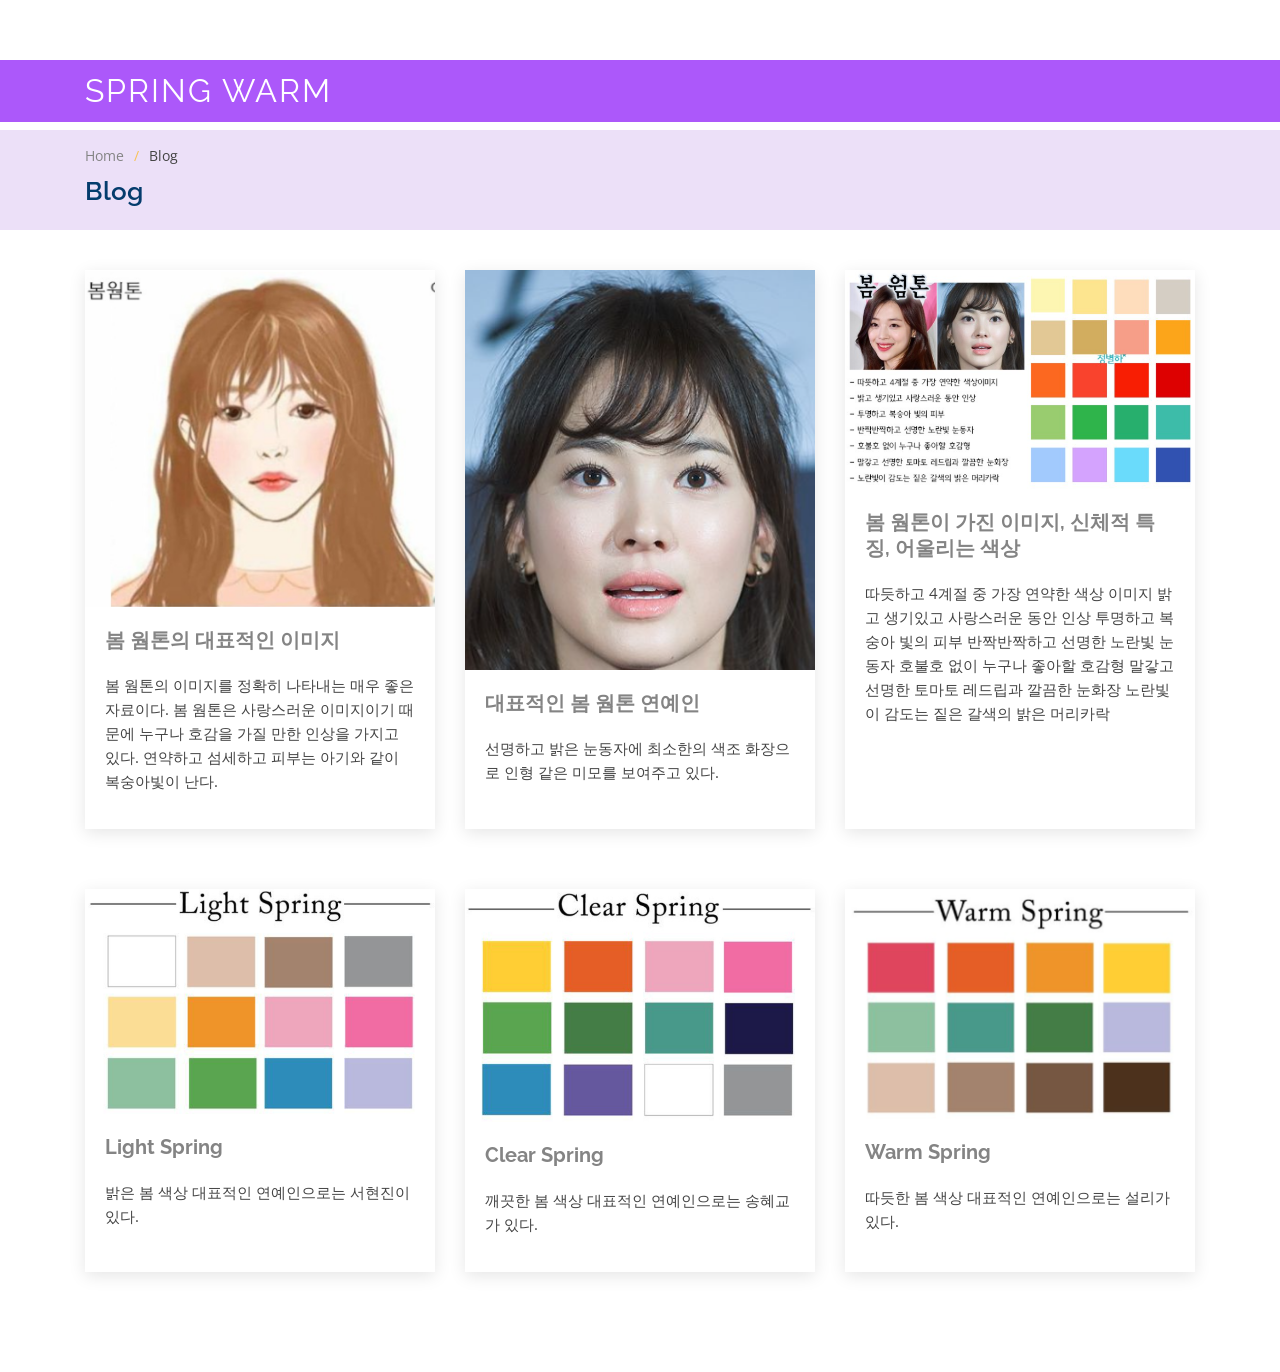
<file: Mobile Web/WebContent/blog.html>
<!DOCTYPE html>
<html lang="en">

<head>
  <meta charset="utf-8">
  <meta content="width=device-width, initial-scale=1.0" name="viewport">

  <title>Blog - Anyar Bootstrap Template</title>
  <meta content="" name="descriptison">
  <meta content="" name="keywords">

  <!-- Favicons -->
  <link href="assets/img/favicon.png" rel="icon">
  <link href="assets/img/apple-touch-icon.png" rel="apple-touch-icon">

  <!-- Google Fonts -->
  <link href="https://fonts.googleapis.com/css?family=Open+Sans:300,300i,400,400i,600,600i,700,700i|Raleway:300,300i,400,400i,500,500i,600,600i,700,700i|Poppins:300,300i,400,400i,500,500i,600,600i,700,700i" rel="stylesheet">

  <!-- Vendor CSS Files -->
  <link href="assets/vendor/bootstrap/css/bootstrap.min.css" rel="stylesheet">
  <link href="assets/vendor/icofont/icofont.min.css" rel="stylesheet">
  <link href="assets/vendor/boxicons/css/boxicons.min.css" rel="stylesheet">
  <link href="assets/vendor/animate.css/animate.min.css" rel="stylesheet">
  <link href="assets/vendor/remixicon/remixicon.css" rel="stylesheet">
  <link href="assets/vendor/owl.carousel/assets/owl.carousel.min.css" rel="stylesheet">
  <link href="assets/vendor/venobox/venobox.css" rel="stylesheet">
  <link href="assets/vendor/aos/aos.css" rel="stylesheet">

  <!-- Template Main CSS File -->
  <link href="assets/css/style.css" rel="stylesheet">

  <!-- =======================================================
  * Template Name: Anyar - v2.1.0
  * Template URL: https://bootstrapmade.com/anyar-free-multipurpose-one-page-bootstrap-theme/
  * Author: BootstrapMade.com
  * License: https://bootstrapmade.com/license/
  ======================================================== -->
</head>

<body>


  <!-- ======= Header ======= -->
  <header id="header" class="fixed-top header-inner-pages">
    <div class="container d-flex align-items-center">

      <h1 class="logo mr-auto"><a href="index.html#header" class="scrollto">Spring Warm</a></h1>
      <!-- Uncomment below if you prefer to use an image logo -->
      <!-- <a href="index.html#header" class="logo mr-auto scrollto"><img src="assets/img/logo.png" alt="" class="img-fluid"></a>-->

     
      </nav><!-- .nav-menu -->

    </div>
  </header><!-- End Header -->

  <main id="main">

    <!-- ======= Breadcrumbs ======= -->
    <section id="breadcrumbs" class="breadcrumbs">
      <div class="container">

        <ol>
          <li><a href="index.html">Home</a></li>
          <li>Blog</li>
        </ol>
        <h2>Blog</h2>

      </div>
    </section><!-- End Breadcrumbs -->

    <!-- ======= Blog Section ======= -->
    <section id="blog" class="blog">
      <div class="container">

        <div class="row">

          <div class="col-lg-4  col-md-6 d-flex align-items-stretch" data-aos="fade-up">
            <article class="entry">

              <div class="entry-img">
                <img src="assets/img/warm1.PNG" alt="" class="img-fluid">
              </div>
	
              <h2 class="entry-title">
                <a>봄 웜톤의 대표적인 이미지</a>
              </h2>


              <div class="entry-content">
                <p>
                  봄 웜톤의 이미지를 정확히 나타내는 매우 좋은 자료이다.
                  봄 웜톤은 사랑스러운 이미지이기 때문에 누구나 호감을 가질 만한 인상을 가지고 있다.
                  연약하고 섬세하고 피부는 아기와 같이 복숭아빛이 난다.
                </p>

            </article><!-- End blog entry -->
          </div>

          <div class="col-lg-4  col-md-6 d-flex align-items-stretch" data-aos="fade-up">
            <article class="entry">

              <div class="entry-img">
                <img src="assets/img/warm2.PNG" alt="" class="img-fluid">
              </div>

              <h2 class="entry-title">
                <a>대표적인 봄 웜톤 연예인</a>
              </h2>

              <div class="entry-content">
                <p>
                  선명하고 밝은 눈동자에 최소한의 색조 화장으로 인형 같은 미모를 보여주고 있다.
                </p>
              </div>

            </article><!-- End blog entry -->
          </div>

          <div class="col-lg-4  col-md-6 d-flex align-items-stretch" data-aos="fade-up">
            <article class="entry">

              <div class="entry-img">
                <img src="assets/img/warm3.PNG" alt="" class="img-fluid">
              </div>

              <h2 class="entry-title">
                <a>봄 웜톤이 가진 이미지, 신체적 특징, 어울리는 색상</a>
              </h2>

              <div class="entry-content">
                <p>
                따듯하고 4계절 중 가장 연약한 색상 이미지
                밝고 생기있고 사랑스러운 동안 인상
                투명하고 복숭아 빛의 피부
                반짝반짝하고 선명한 노란빛 눈동자
                호불호 없이 누구나 좋아할 호감형
                말갛고 선명한 토마토 레드립과 깔끔한 눈화장
                노란빛이 감도는 짙은 갈색의 밝은 머리카락
                </p>
                
              </div>

            </article><!-- End blog entry -->
          </div>

          <div class="col-lg-4  col-md-6 d-flex align-items-stretch" data-aos="fade-up">
            <article class="entry">

              <div class="entry-img">
                <img src="assets/img/warm4.PNG" alt="" class="img-fluid">
              </div>

              <h2 class="entry-title">
                <a>Light Spring</a>
              </h2>


              <div class="entry-content">
                <p>
                  밝은 봄 색상
                  대표적인 연예인으로는 서현진이 있다.
                </p>
              </div>

            </article><!-- End blog entry -->
          </div>

          <div class="col-lg-4  col-md-6 d-flex align-items-stretch" data-aos="fade-up">
            <article class="entry">

              <div class="entry-img">
                <img src="assets/img/warm5.PNG" alt="" class="img-fluid">
              </div>

              <h2 class="entry-title">
                <a>Clear Spring</a>
              </h2>


              <div class="entry-content">
                <p>
                  깨끗한 봄 색상
                  대표적인 연예인으로는 송혜교가 있다.
                </p>
              </div>

            </article><!-- End blog entry -->
          </div>

          <div class="col-lg-4  col-md-6 d-flex align-items-stretch" data-aos="fade-up">
            <article class="entry">

              <div class="entry-img">
                <img src="assets/img/warm6.PNG" alt="" class="img-fluid">
              </div>

              <h2 class="entry-title">
                <a>Warm Spring</a>
              </h2>


              <div class="entry-content">
                <p>
                  따듯한 봄 색상
                  대표적인 연예인으로는 설리가 있다.
                </p>
              </div>

            </article><!-- End blog entry -->
          </div>

        </div>

      </div>
    </section><!-- End Blog Section -->

  </main><!-- End #main -->


  <!-- Vendor JS Files -->
  <script src="assets/vendor/jquery/jquery.min.js"></script>
  <script src="assets/vendor/bootstrap/js/bootstrap.bundle.min.js"></script>
  <script src="assets/vendor/jquery.easing/jquery.easing.min.js"></script>
  <script src="assets/vendor/php-email-form/validate.js"></script>
  <script src="assets/vendor/owl.carousel/owl.carousel.min.js"></script>
  <script src="assets/vendor/venobox/venobox.min.js"></script>
  <script src="assets/vendor/isotope-layout/isotope.pkgd.min.js"></script>
  <script src="assets/vendor/aos/aos.js"></script>

  <!-- Template Main JS File -->
  <script src="assets/js/main.js"></script>

</body>

</html>
</file>
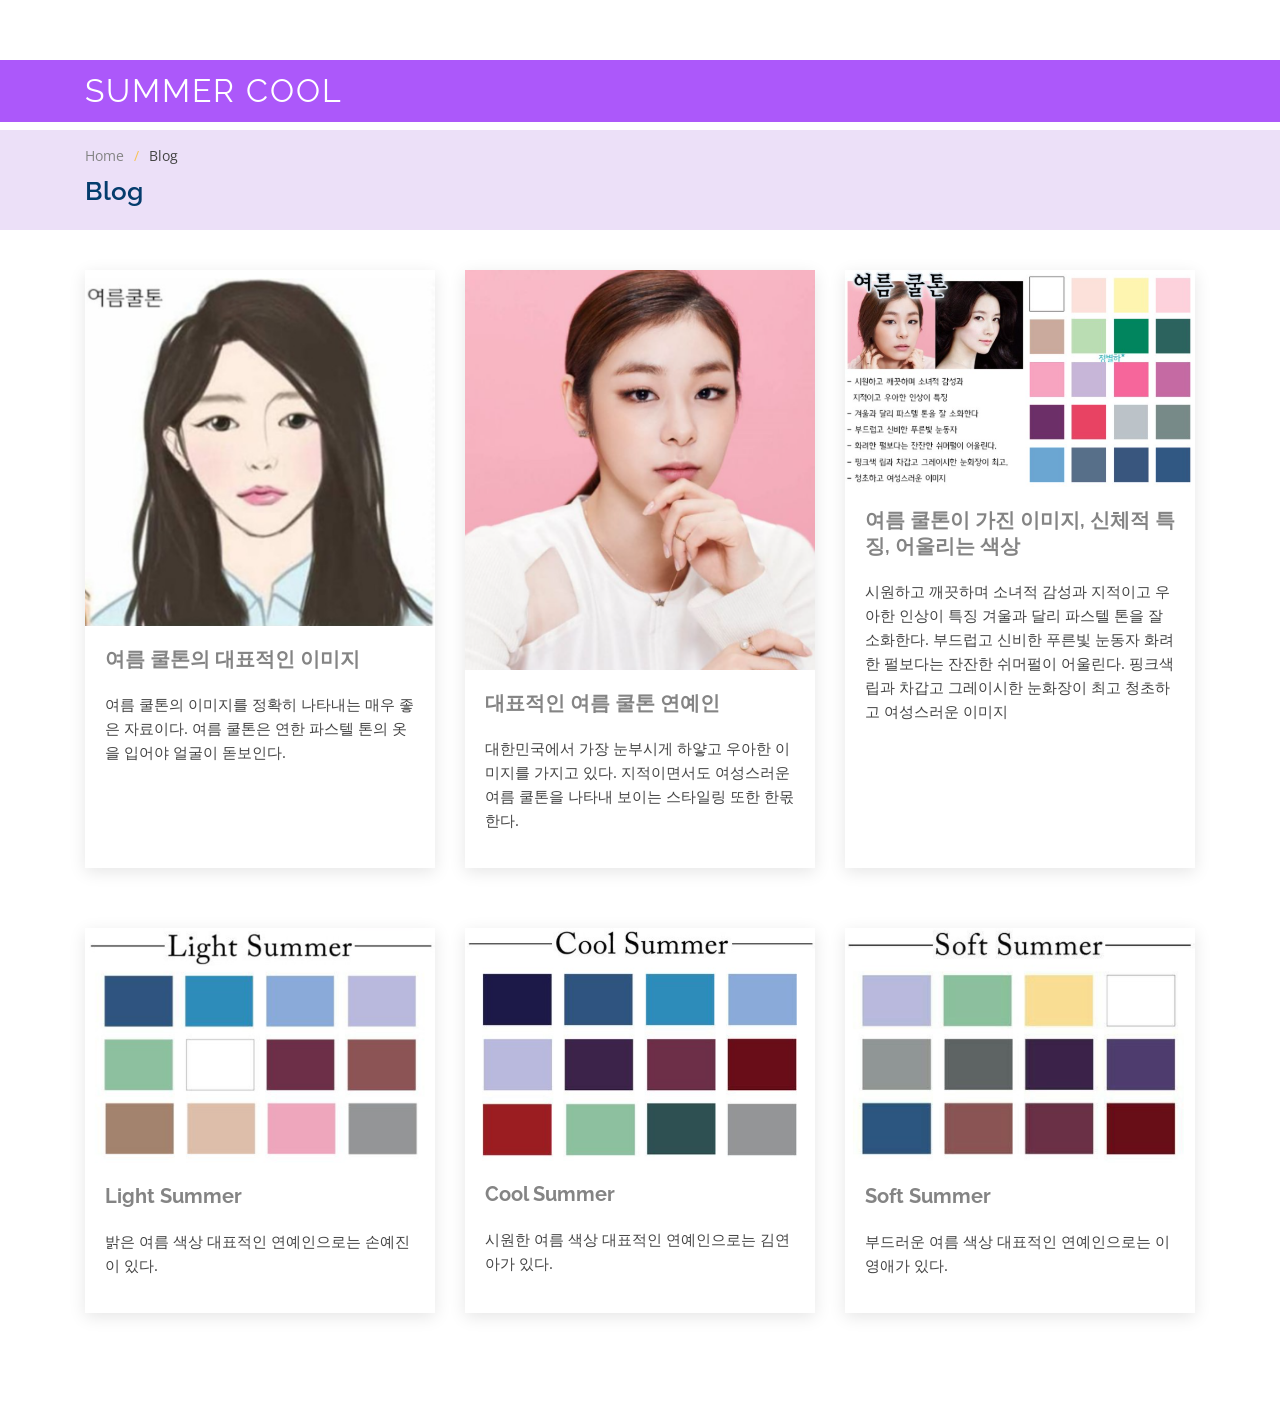
<file: Mobile Web/WebContent/blog2.html>
<!DOCTYPE html>
<html lang="en">

<head>
  <meta charset="utf-8">
  <meta content="width=device-width, initial-scale=1.0" name="viewport">

  <title>Blog - Anyar Bootstrap Template</title>
  <meta content="" name="descriptison">
  <meta content="" name="keywords">

  <!-- Favicons -->
  <link href="assets/img/favicon.png" rel="icon">
  <link href="assets/img/apple-touch-icon.png" rel="apple-touch-icon">

  <!-- Google Fonts -->
  <link href="https://fonts.googleapis.com/css?family=Open+Sans:300,300i,400,400i,600,600i,700,700i|Raleway:300,300i,400,400i,500,500i,600,600i,700,700i|Poppins:300,300i,400,400i,500,500i,600,600i,700,700i" rel="stylesheet">

  <!-- Vendor CSS Files -->
  <link href="assets/vendor/bootstrap/css/bootstrap.min.css" rel="stylesheet">
  <link href="assets/vendor/icofont/icofont.min.css" rel="stylesheet">
  <link href="assets/vendor/boxicons/css/boxicons.min.css" rel="stylesheet">
  <link href="assets/vendor/animate.css/animate.min.css" rel="stylesheet">
  <link href="assets/vendor/remixicon/remixicon.css" rel="stylesheet">
  <link href="assets/vendor/owl.carousel/assets/owl.carousel.min.css" rel="stylesheet">
  <link href="assets/vendor/venobox/venobox.css" rel="stylesheet">
  <link href="assets/vendor/aos/aos.css" rel="stylesheet">

  <!-- Template Main CSS File -->
  <link href="assets/css/style.css" rel="stylesheet">

  <!-- =======================================================
  * Template Name: Anyar - v2.1.0
  * Template URL: https://bootstrapmade.com/anyar-free-multipurpose-one-page-bootstrap-theme/
  * Author: BootstrapMade.com
  * License: https://bootstrapmade.com/license/
  ======================================================== -->
</head>

<body>


  <!-- ======= Header ======= -->
  <header id="header" class="fixed-top header-inner-pages">
    <div class="container d-flex align-items-center">

      <h1 class="logo mr-auto"><a href="index.html#header" class="scrollto">Summer Cool</a></h1>
      <!-- Uncomment below if you prefer to use an image logo -->
      <!-- <a href="index.html#header" class="logo mr-auto scrollto"><img src="assets/img/logo.png" alt="" class="img-fluid"></a>-->

     
      </nav><!-- .nav-menu -->

    </div>
  </header><!-- End Header -->

  <main id="main">

    <!-- ======= Breadcrumbs ======= -->
    <section id="breadcrumbs" class="breadcrumbs">
      <div class="container">

        <ol>
          <li><a href="index.html">Home</a></li>
          <li>Blog</li>
        </ol>
        <h2>Blog</h2>

      </div>
    </section><!-- End Breadcrumbs -->

    <!-- ======= Blog Section ======= -->
    <section id="blog" class="blog">
      <div class="container">

        <div class="row">

          <div class="col-lg-4  col-md-6 d-flex align-items-stretch" data-aos="fade-up">
            <article class="entry">

              <div class="entry-img">
                <img src="assets/img/summer1.PNG" alt="" class="img-fluid">
              </div>
	
              <h2 class="entry-title">
                <a>여름 쿨톤의 대표적인 이미지</a>
              </h2>

              <div class="entry-content">
                <p>
                여름 쿨톤의 이미지를 정확히 나타내는 매우 좋은 자료이다.
                여름 쿨톤은 연한 파스텔 톤의 옷을 입어야 얼굴이 돋보인다.
                </p>
              </div>

            </article><!-- End blog entry -->
          </div>

          <div class="col-lg-4  col-md-6 d-flex align-items-stretch" data-aos="fade-up">
            <article class="entry">

              <div class="entry-img">
                <img src="assets/img/summer2.PNG" alt="" class="img-fluid">
              </div>

              <h2 class="entry-title">
                <a>대표적인 여름 쿨톤 연예인</a>
              </h2>

              <div class="entry-content">
                <p>
                  대한민국에서 가장 눈부시게 하얗고 우아한 이미지를 가지고 있다.
                  지적이면서도 여성스러운 여름 쿨톤을 나타내 보이는 스타일링 또한 한몫한다.
                </p>
              </div>

            </article><!-- End blog entry -->
          </div>

          <div class="col-lg-4  col-md-6 d-flex align-items-stretch" data-aos="fade-up">
            <article class="entry">

              <div class="entry-img">
                <img src="assets/img/summer3.PNG" alt="" class="img-fluid">
              </div>

              <h2 class="entry-title">
                <a>여름 쿨톤이 가진 이미지, 신체적 특징, 어울리는 색상</a>
              </h2>



              <div class="entry-content">
                <p>
               시원하고 깨끗하며 소녀적 감성과 지적이고 우아한 인상이 특징
               겨울과 달리 파스텔 톤을 잘 소화한다.
               부드럽고 신비한 푸른빛 눈동자
               화려한 펄보다는 잔잔한 쉬머펄이 어울린다.
               핑크색 립과 차갑고 그레이시한 눈화장이 최고
               청초하고 여성스러운 이미지
                </p>
              </div>

            </article><!-- End blog entry -->
          </div>

          <div class="col-lg-4  col-md-6 d-flex align-items-stretch" data-aos="fade-up">
            <article class="entry">

              <div class="entry-img">
                <img src="assets/img/summer4.PNG" alt="" class="img-fluid">
              </div>

              <h2 class="entry-title">
                <a>Light Summer</a>
              </h2>


              <div class="entry-content">
                <p>
               밝은 여름 색상
               대표적인 연예인으로는 손예진이 있다.
                </p>
              </div>

            </article><!-- End blog entry -->
          </div>

          <div class="col-lg-4  col-md-6 d-flex align-items-stretch" data-aos="fade-up">
            <article class="entry">

              <div class="entry-img">
                <img src="assets/img/summer5.PNG" alt="" class="img-fluid">
              </div>

              <h2 class="entry-title">
                <a>Cool Summer</a>
              </h2>

              <div class="entry-content">
                <p>
                  시원한 여름 색상
                  대표적인 연예인으로는 김연아가 있다.
                </p>
              </div>

            </article><!-- End blog entry -->
          </div>

          <div class="col-lg-4  col-md-6 d-flex align-items-stretch" data-aos="fade-up">
            <article class="entry">

              <div class="entry-img">
                <img src="assets/img/summer6.PNG" alt="" class="img-fluid">
              </div>

              <h2 class="entry-title">
                <a>Soft Summer</a>
              </h2>


              <div class="entry-content">
                <p>
                  부드러운 여름 색상
                  대표적인 연예인으로는 이영애가 있다.
                </p>
              </div>

            </article><!-- End blog entry -->
          </div>

        </div>

      </div>
    </section><!-- End Blog Section -->

  </main><!-- End #main -->


  <!-- Vendor JS Files -->
  <script src="assets/vendor/jquery/jquery.min.js"></script>
  <script src="assets/vendor/bootstrap/js/bootstrap.bundle.min.js"></script>
  <script src="assets/vendor/jquery.easing/jquery.easing.min.js"></script>
  <script src="assets/vendor/php-email-form/validate.js"></script>
  <script src="assets/vendor/owl.carousel/owl.carousel.min.js"></script>
  <script src="assets/vendor/venobox/venobox.min.js"></script>
  <script src="assets/vendor/isotope-layout/isotope.pkgd.min.js"></script>
  <script src="assets/vendor/aos/aos.js"></script>

  <!-- Template Main JS File -->
  <script src="assets/js/main.js"></script>

</body>

</html>
</file>
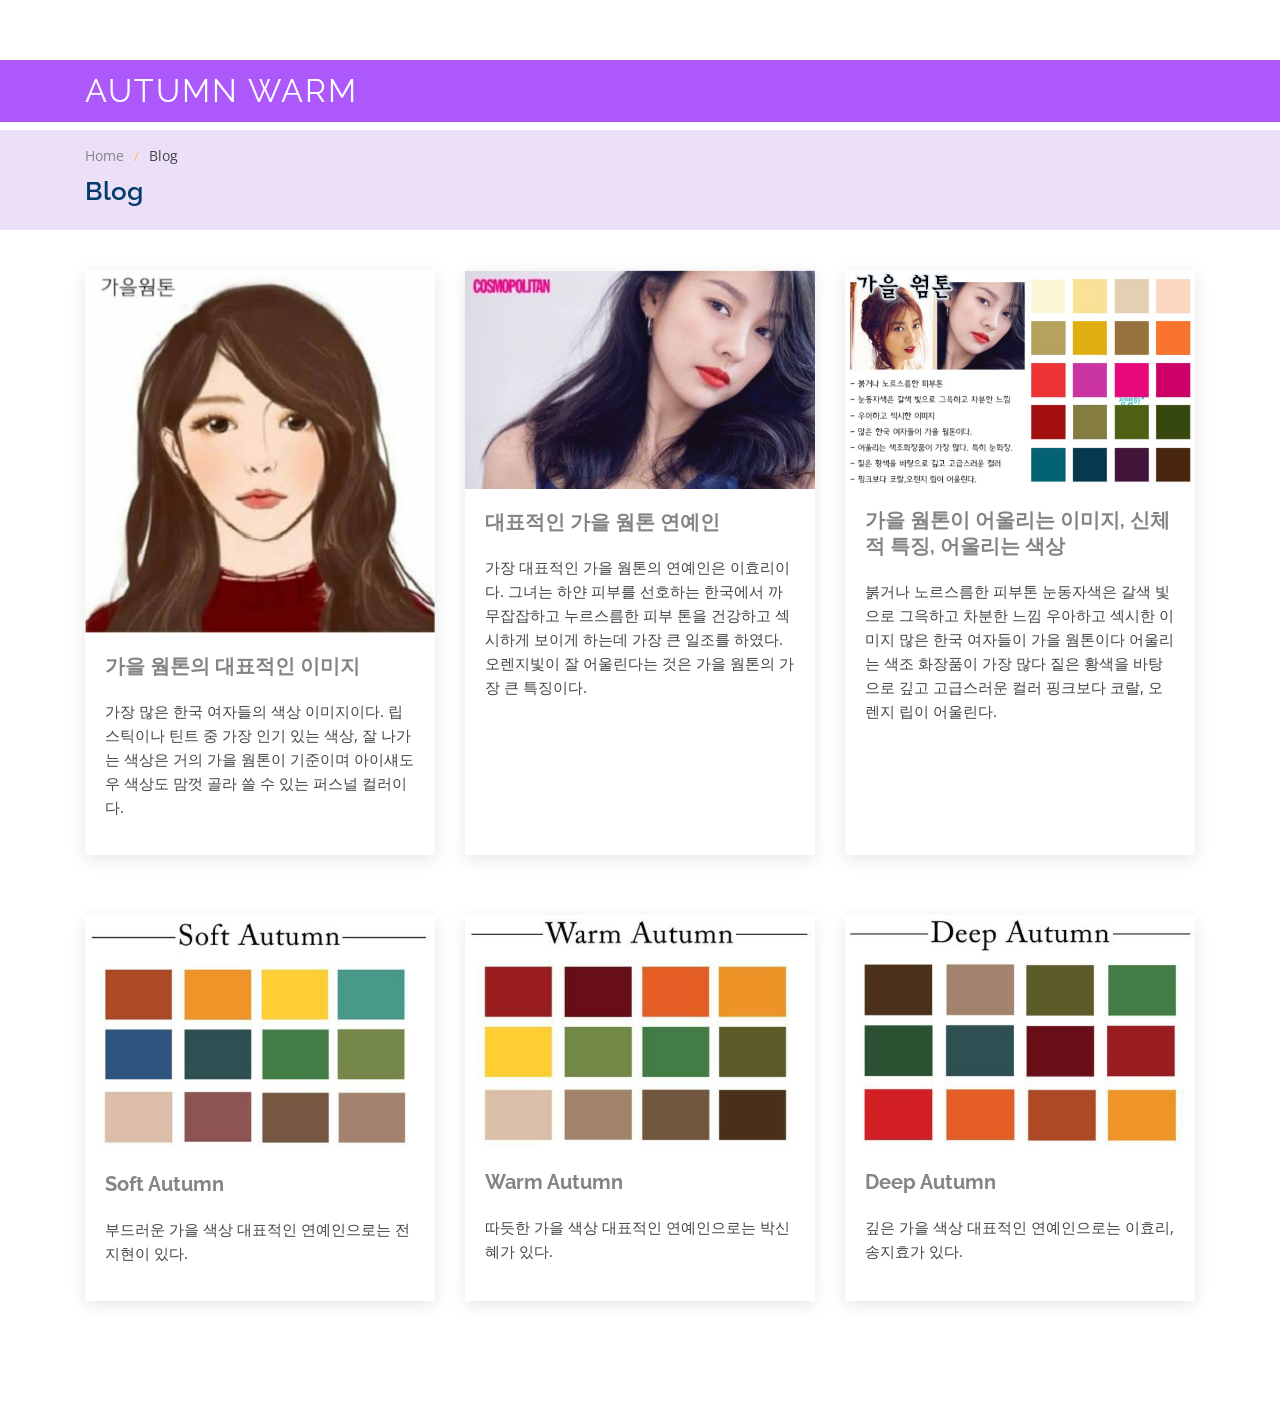
<file: Mobile Web/WebContent/blog3.html>
<!DOCTYPE html>
<html lang="en">

<head>
  <meta charset="utf-8">
  <meta content="width=device-width, initial-scale=1.0" name="viewport">

  <title>Blog - Anyar Bootstrap Template</title>
  <meta content="" name="descriptison">
  <meta content="" name="keywords">

  <!-- Favicons -->
  <link href="assets/img/favicon.png" rel="icon">
  <link href="assets/img/apple-touch-icon.png" rel="apple-touch-icon">

  <!-- Google Fonts -->
  <link href="https://fonts.googleapis.com/css?family=Open+Sans:300,300i,400,400i,600,600i,700,700i|Raleway:300,300i,400,400i,500,500i,600,600i,700,700i|Poppins:300,300i,400,400i,500,500i,600,600i,700,700i" rel="stylesheet">

  <!-- Vendor CSS Files -->
  <link href="assets/vendor/bootstrap/css/bootstrap.min.css" rel="stylesheet">
  <link href="assets/vendor/icofont/icofont.min.css" rel="stylesheet">
  <link href="assets/vendor/boxicons/css/boxicons.min.css" rel="stylesheet">
  <link href="assets/vendor/animate.css/animate.min.css" rel="stylesheet">
  <link href="assets/vendor/remixicon/remixicon.css" rel="stylesheet">
  <link href="assets/vendor/owl.carousel/assets/owl.carousel.min.css" rel="stylesheet">
  <link href="assets/vendor/venobox/venobox.css" rel="stylesheet">
  <link href="assets/vendor/aos/aos.css" rel="stylesheet">

  <!-- Template Main CSS File -->
  <link href="assets/css/style.css" rel="stylesheet">

  <!-- =======================================================
  * Template Name: Anyar - v2.1.0
  * Template URL: https://bootstrapmade.com/anyar-free-multipurpose-one-page-bootstrap-theme/
  * Author: BootstrapMade.com
  * License: https://bootstrapmade.com/license/
  ======================================================== -->
</head>

<body>


  <!-- ======= Header ======= -->
  <header id="header" class="fixed-top header-inner-pages">
    <div class="container d-flex align-items-center">

      <h1 class="logo mr-auto"><a href="index.html#header" class="scrollto">Autumn Warm</a></h1>
      <!-- Uncomment below if you prefer to use an image logo -->
      <!-- <a href="index.html#header" class="logo mr-auto scrollto"><img src="assets/img/logo.png" alt="" class="img-fluid"></a>-->

     
      </nav><!-- .nav-menu -->

    </div>
  </header><!-- End Header -->

  <main id="main">

    <!-- ======= Breadcrumbs ======= -->
    <section id="breadcrumbs" class="breadcrumbs">
      <div class="container">

        <ol>
          <li><a href="index.html">Home</a></li>
          <li>Blog</li>
        </ol>
        <h2>Blog</h2>

      </div>
    </section><!-- End Breadcrumbs -->

    <!-- ======= Blog Section ======= -->
    <section id="blog" class="blog">
      <div class="container">

        <div class="row">

          <div class="col-lg-4  col-md-6 d-flex align-items-stretch" data-aos="fade-up">
            <article class="entry">

              <div class="entry-img">
                <img src="assets/img/autumn1.PNG" alt="" class="img-fluid">
              </div>
	
              <h2 class="entry-title">
                <a>가을 웜톤의 대표적인 이미지</a>
              </h2>


              <div class="entry-content">
                <p>
                 가장 많은 한국 여자들의 색상 이미지이다.
                 립스틱이나 틴트 중 가장 인기 있는 색상, 잘 나가는 색상은 거의 가을 웜톤이 기준이며 아이섀도우 색상도 맘껏 골라 쓸 수 있는 퍼스널 컬러이다.
                </p>
              </div>

            </article><!-- End blog entry -->
          </div>

          <div class="col-lg-4  col-md-6 d-flex align-items-stretch" data-aos="fade-up">
            <article class="entry">

              <div class="entry-img">
                <img src="assets/img/autumn2.PNG" alt="" class="img-fluid">
              </div>

              <h2 class="entry-title">
                <a>대표적인 가을 웜톤 연예인</a>
              </h2>


              <div class="entry-content">
                <p>
                  가장 대표적인 가을 웜톤의 연예인은 이효리이다.
                  그녀는 하얀 피부를 선호하는 한국에서 까무잡잡하고 누르스름한 피부 톤을 건강하고 섹시하게 보이게 하는데 가장 큰 일조를 하였다.
                  오렌지빛이 잘 어울린다는 것은 가을 웜톤의 가장 큰 특징이다.
                </p>
              </div>

            </article><!-- End blog entry -->
          </div>

          <div class="col-lg-4  col-md-6 d-flex align-items-stretch" data-aos="fade-up">
            <article class="entry">

              <div class="entry-img">
                <img src="assets/img/autumn3.PNG" alt="" class="img-fluid">
              </div>

              <h2 class="entry-title">
                <a>가을 웜톤이 어울리는 이미지, 신체적 특징, 어울리는 색상</a>
              </h2>

              <div class="entry-content">
                <p>
                  붉거나 노르스름한 피부톤
                  눈동자색은 갈색 빛으로 그윽하고 차분한 느낌
                  우아하고 섹시한 이미지
                  많은 한국 여자들이 가을 웜톤이다
                  어울리는 색조 화장품이 가장 많다
                  짙은 황색을 바탕으로 깊고 고급스러운 컬러
                  핑크보다 코랄, 오렌지 립이 어울린다.
                </p>
              </div>

            </article><!-- End blog entry -->
          </div>

          <div class="col-lg-4  col-md-6 d-flex align-items-stretch" data-aos="fade-up">
            <article class="entry">

              <div class="entry-img">
                <img src="assets/img/autumn4.PNG" alt="" class="img-fluid">
              </div>

              <h2 class="entry-title">
                <a>Soft Autumn</a>
              </h2>


              <div class="entry-content">
                <p>
                 부드러운 가을 색상
                 대표적인 연예인으로는 전지현이 있다.
                </p>
               

            </article><!-- End blog entry -->
          </div>

          <div class="col-lg-4  col-md-6 d-flex align-items-stretch" data-aos="fade-up">
            <article class="entry">

              <div class="entry-img">
                <img src="assets/img/autumn5.PNG" alt="" class="img-fluid">
              </div>

              <h2 class="entry-title">
                <a>Warm Autumn</a>
              </h2>


              <div class="entry-content">
                <p>
                  따듯한 가을 색상
                  대표적인 연예인으로는 박신혜가 있다.
                </p>

            </article><!-- End blog entry -->
          </div>

          <div class="col-lg-4  col-md-6 d-flex align-items-stretch" data-aos="fade-up">
            <article class="entry">

              <div class="entry-img">
                <img src="assets/img/autumn6.PNG" alt="" class="img-fluid">
              </div>

              <h2 class="entry-title">
                <a>Deep Autumn</a>
              </h2>


              <div class="entry-content">
                <p>
                  깊은 가을 색상
                  대표적인 연예인으로는 이효리, 송지효가 있다.
                </p>
              </div>

            </article><!-- End blog entry -->
          </div>

        </div>

      </div>
    </section><!-- End Blog Section -->

  </main><!-- End #main -->


  <!-- Vendor JS Files -->
  <script src="assets/vendor/jquery/jquery.min.js"></script>
  <script src="assets/vendor/bootstrap/js/bootstrap.bundle.min.js"></script>
  <script src="assets/vendor/jquery.easing/jquery.easing.min.js"></script>
  <script src="assets/vendor/php-email-form/validate.js"></script>
  <script src="assets/vendor/owl.carousel/owl.carousel.min.js"></script>
  <script src="assets/vendor/venobox/venobox.min.js"></script>
  <script src="assets/vendor/isotope-layout/isotope.pkgd.min.js"></script>
  <script src="assets/vendor/aos/aos.js"></script>

  <!-- Template Main JS File -->
  <script src="assets/js/main.js"></script>

</body>

</html>
</file>
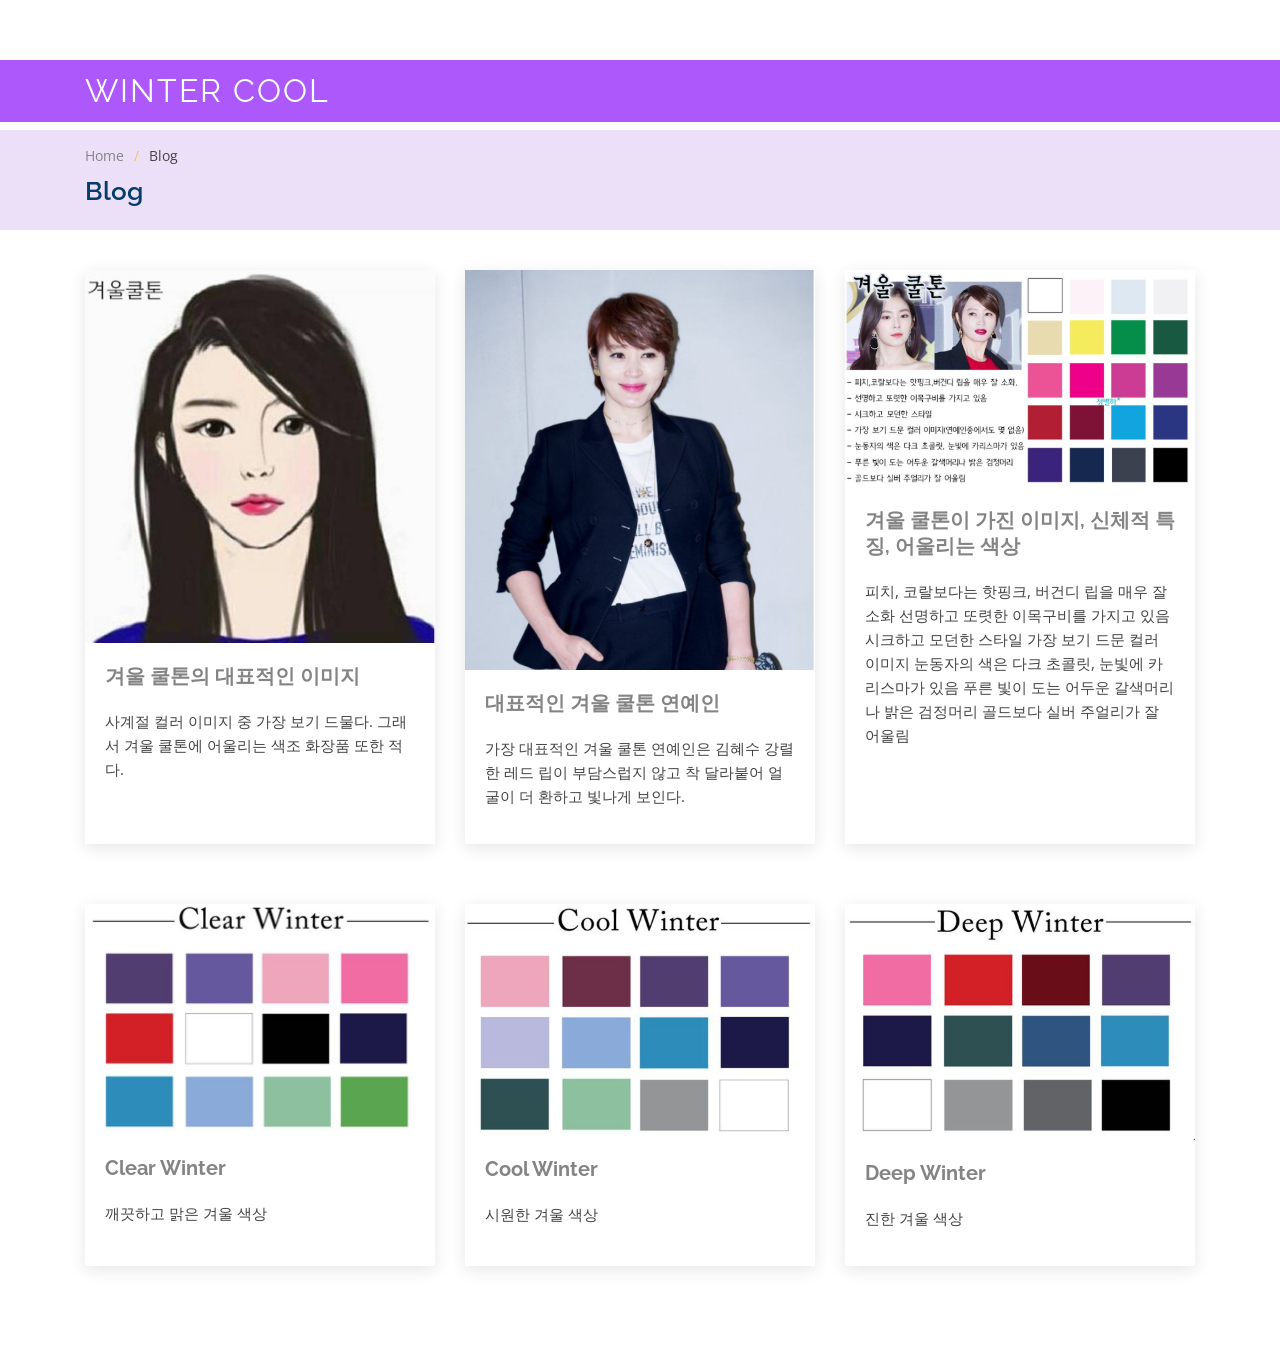
<file: Mobile Web/WebContent/blog4.html>
<!DOCTYPE html>
<html lang="en">

<head>
  <meta charset="utf-8">
  <meta content="width=device-width, initial-scale=1.0" name="viewport">

  <title>Blog - Anyar Bootstrap Template</title>
  <meta content="" name="descriptison">
  <meta content="" name="keywords">

  <!-- Favicons -->
  <link href="assets/img/favicon.png" rel="icon">
  <link href="assets/img/apple-touch-icon.png" rel="apple-touch-icon">

  <!-- Google Fonts -->
  <link href="https://fonts.googleapis.com/css?family=Open+Sans:300,300i,400,400i,600,600i,700,700i|Raleway:300,300i,400,400i,500,500i,600,600i,700,700i|Poppins:300,300i,400,400i,500,500i,600,600i,700,700i" rel="stylesheet">

  <!-- Vendor CSS Files -->
  <link href="assets/vendor/bootstrap/css/bootstrap.min.css" rel="stylesheet">
  <link href="assets/vendor/icofont/icofont.min.css" rel="stylesheet">
  <link href="assets/vendor/boxicons/css/boxicons.min.css" rel="stylesheet">
  <link href="assets/vendor/animate.css/animate.min.css" rel="stylesheet">
  <link href="assets/vendor/remixicon/remixicon.css" rel="stylesheet">
  <link href="assets/vendor/owl.carousel/assets/owl.carousel.min.css" rel="stylesheet">
  <link href="assets/vendor/venobox/venobox.css" rel="stylesheet">
  <link href="assets/vendor/aos/aos.css" rel="stylesheet">

  <!-- Template Main CSS File -->
  <link href="assets/css/style.css" rel="stylesheet">

  <!-- =======================================================
  * Template Name: Anyar - v2.1.0
  * Template URL: https://bootstrapmade.com/anyar-free-multipurpose-one-page-bootstrap-theme/
  * Author: BootstrapMade.com
  * License: https://bootstrapmade.com/license/
  ======================================================== -->
</head>

<body>


  <!-- ======= Header ======= -->
  <header id="header" class="fixed-top header-inner-pages">
    <div class="container d-flex align-items-center">

      <h1 class="logo mr-auto"><a href="index.html#header" class="scrollto">Winter Cool</a></h1>
      <!-- Uncomment below if you prefer to use an image logo -->
      <!-- <a href="index.html#header" class="logo mr-auto scrollto"><img src="assets/img/logo.png" alt="" class="img-fluid"></a>-->

     
      </nav><!-- .nav-menu -->

    </div>
  </header><!-- End Header -->

  <main id="main">

    <!-- ======= Breadcrumbs ======= -->
    <section id="breadcrumbs" class="breadcrumbs">
      <div class="container">

        <ol>
          <li><a href="index.html">Home</a></li>
          <li>Blog</li>
        </ol>
        <h2>Blog</h2>

      </div>
    </section><!-- End Breadcrumbs -->

    <!-- ======= Blog Section ======= -->
    <section id="blog" class="blog">
      <div class="container">

        <div class="row">

          <div class="col-lg-4  col-md-6 d-flex align-items-stretch" data-aos="fade-up">
            <article class="entry">

              <div class="entry-img">
                <img src="assets/img/winter1.PNG" alt="" class="img-fluid">
              </div>
	
              <h2 class="entry-title">
                <a href="blog-single.html">겨울 쿨톤의 대표적인 이미지</a>
              </h2>


              <div class="entry-content">
                <p>
               사계절 컬러 이미지 중 가장 보기 드물다.
               그래서 겨울 쿨톤에 어울리는 색조 화장품 또한 적다.
                </p>

            </article><!-- End blog entry -->
          </div>

          <div class="col-lg-4  col-md-6 d-flex align-items-stretch" data-aos="fade-up">
            <article class="entry">

              <div class="entry-img">
                <img src="assets/img/winter2.PNG" alt="" class="img-fluid">
              </div>

              <h2 class="entry-title">
                <a href="blog-single.html">대표적인 겨울 쿨톤 연예인</a>
              </h2>

              <div class="entry-content">
                <p>
                  가장 대표적인 겨울 쿨톤 연예인은 김혜수
                  강렬한 레드 립이 부담스럽지 않고 착 달라붙어 얼굴이 더 환하고 빛나게 보인다.
                </p>

            </article><!-- End blog entry -->
          </div>

          <div class="col-lg-4  col-md-6 d-flex align-items-stretch" data-aos="fade-up">
            <article class="entry">

              <div class="entry-img">
                <img src="assets/img/winter3.PNG" alt="" class="img-fluid">
              </div>

              <h2 class="entry-title">
                <a>겨울 쿨톤이 가진 이미지, 신체적 특징, 어울리는 색상</a>
              </h2>

              <div class="entry-content">
                <p>
                  피치, 코랄보다는 핫핑크, 버건디 립을 매우 잘 소화
                  선명하고 또렷한 이목구비를 가지고 있음
                  시크하고 모던한 스타일
                  가장 보기 드문 컬러 이미지
                  눈동자의 색은 다크 초콜릿, 눈빛에 카리스마가 있음
                  푸른 빛이 도는 어두운 갈색머리나 밝은 검정머리
                  골드보다 실버 주얼리가 잘 어울림
                </p>

            </article><!-- End blog entry -->
          </div>

          <div class="col-lg-4  col-md-6 d-flex align-items-stretch" data-aos="fade-up">
            <article class="entry">

              <div class="entry-img">
                <img src="assets/img/winter4.PNG" alt="" class="img-fluid">
              </div>

              <h2 class="entry-title">
                <a>Clear Winter</a>
              </h2>

              <div class="entry-content">
                <p>
                  깨끗하고 맑은 겨울 색상
                </p>

            </article><!-- End blog entry -->
          </div>

          <div class="col-lg-4  col-md-6 d-flex align-items-stretch" data-aos="fade-up">
            <article class="entry">

              <div class="entry-img">
                <img src="assets/img/winter5.PNG" alt="" class="img-fluid">
              </div>

              <h2 class="entry-title">
                <a>Cool Winter</a>
              </h2>

              <div class="entry-content">
                <p>
                  시원한 겨울 색상
                </p>
              </div>

            </article><!-- End blog entry -->
          </div>

          <div class="col-lg-4  col-md-6 d-flex align-items-stretch" data-aos="fade-up">
            <article class="entry">

              <div class="entry-img">
                <img src="assets/img/winter6.PNG" alt="" class="img-fluid">
              </div>

              <h2 class="entry-title">
                <a>Deep Winter</a>
              </h2>

              <div class="entry-content">
                <p>
                  진한 겨울 색상
                </p>
              </div>

            </article><!-- End blog entry -->
          </div>

        </div>

      </div>
    </section><!-- End Blog Section -->

  </main><!-- End #main -->


  <!-- Vendor JS Files -->
  <script src="assets/vendor/jquery/jquery.min.js"></script>
  <script src="assets/vendor/bootstrap/js/bootstrap.bundle.min.js"></script>
  <script src="assets/vendor/jquery.easing/jquery.easing.min.js"></script>
  <script src="assets/vendor/php-email-form/validate.js"></script>
  <script src="assets/vendor/owl.carousel/owl.carousel.min.js"></script>
  <script src="assets/vendor/venobox/venobox.min.js"></script>
  <script src="assets/vendor/isotope-layout/isotope.pkgd.min.js"></script>
  <script src="assets/vendor/aos/aos.js"></script>

  <!-- Template Main JS File -->
  <script src="assets/js/main.js"></script>

</body>

</html>
</file>
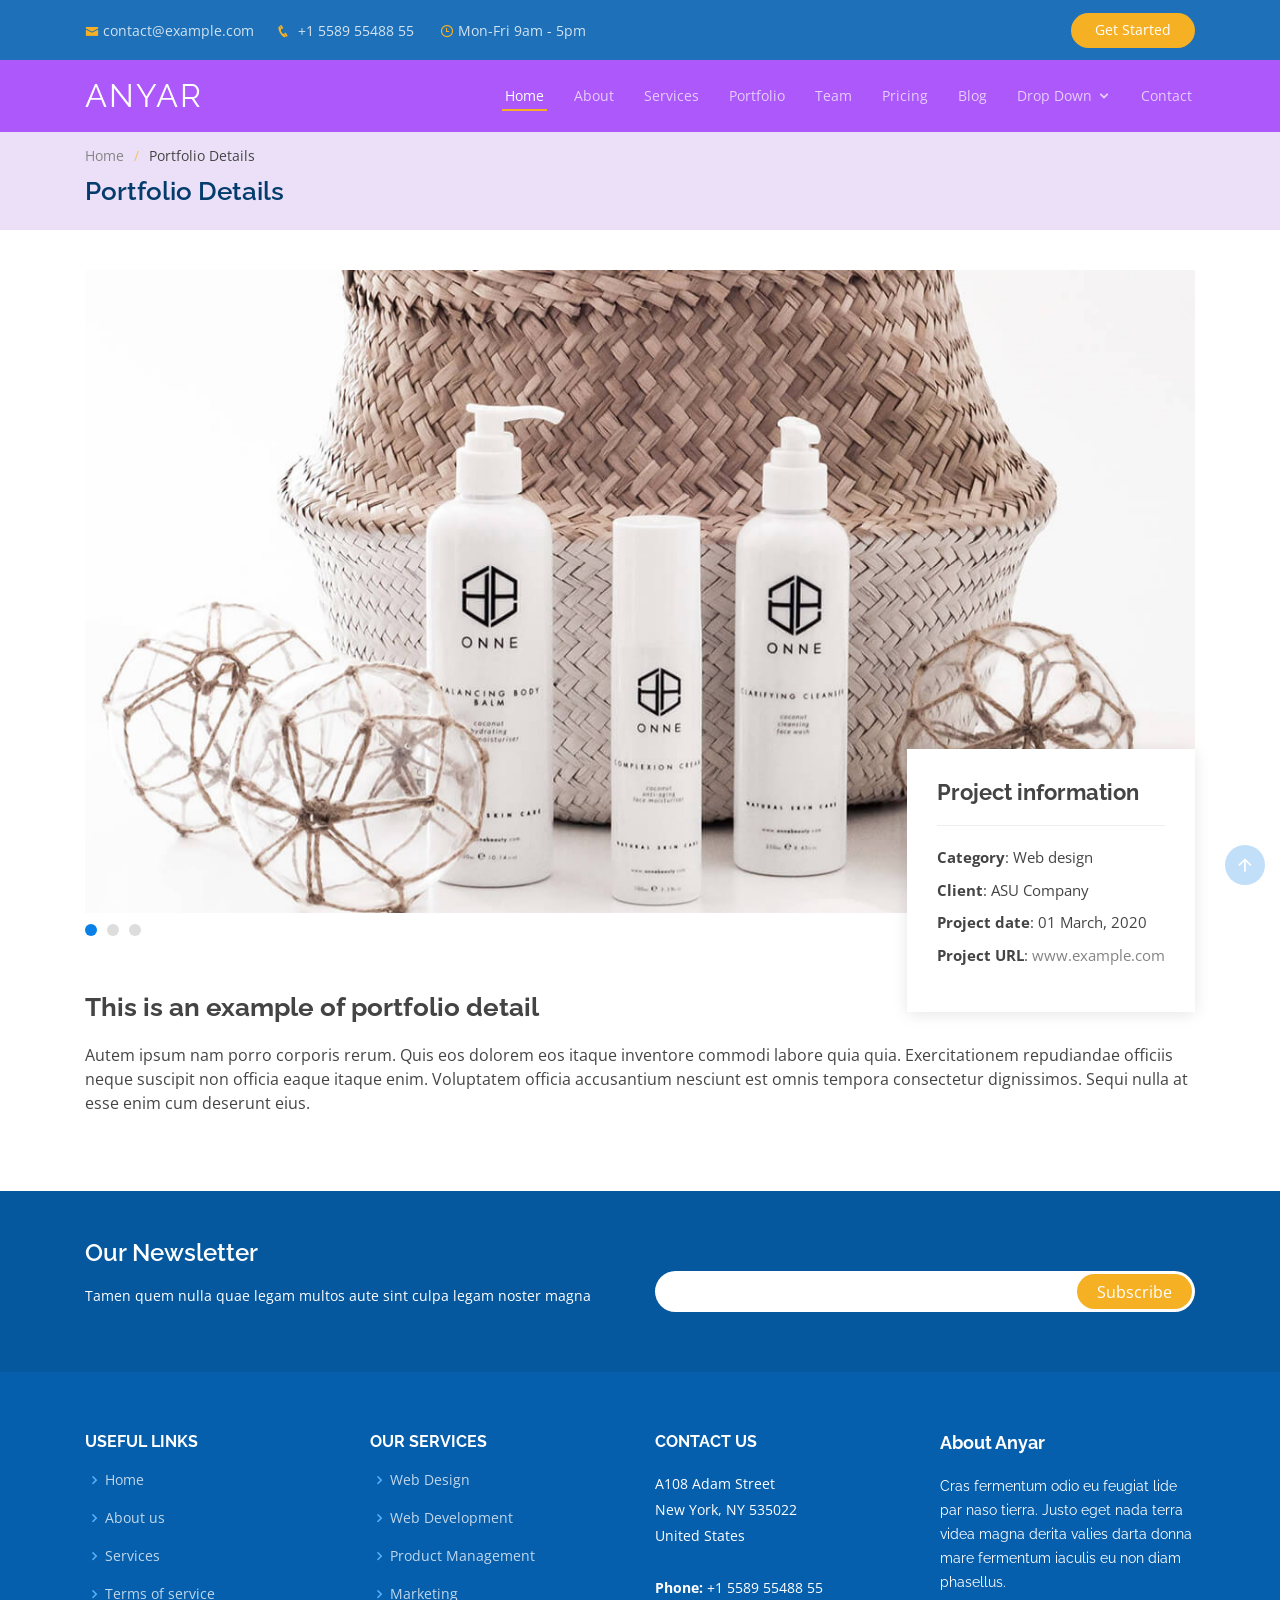
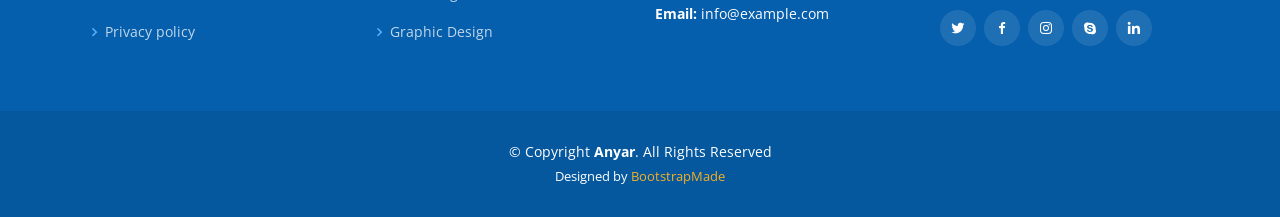
<file: Mobile Web/WebContent/portfolio-details.html>
<!DOCTYPE html>
<html lang="en">

<head>
  <meta charset="utf-8">
  <meta content="width=device-width, initial-scale=1.0" name="viewport">

  <title>Portfolio Details - Anyar Bootstrap Template</title>
  <meta content="" name="descriptison">
  <meta content="" name="keywords">

  <!-- Favicons -->
  <link href="assets/img/favicon.png" rel="icon">
  <link href="assets/img/apple-touch-icon.png" rel="apple-touch-icon">

  <!-- Google Fonts -->
  <link href="https://fonts.googleapis.com/css?family=Open+Sans:300,300i,400,400i,600,600i,700,700i|Raleway:300,300i,400,400i,500,500i,600,600i,700,700i|Poppins:300,300i,400,400i,500,500i,600,600i,700,700i" rel="stylesheet">

  <!-- Vendor CSS Files -->
  <link href="assets/vendor/bootstrap/css/bootstrap.min.css" rel="stylesheet">
  <link href="assets/vendor/icofont/icofont.min.css" rel="stylesheet">
  <link href="assets/vendor/boxicons/css/boxicons.min.css" rel="stylesheet">
  <link href="assets/vendor/animate.css/animate.min.css" rel="stylesheet">
  <link href="assets/vendor/remixicon/remixicon.css" rel="stylesheet">
  <link href="assets/vendor/owl.carousel/assets/owl.carousel.min.css" rel="stylesheet">
  <link href="assets/vendor/venobox/venobox.css" rel="stylesheet">
  <link href="assets/vendor/aos/aos.css" rel="stylesheet">

  <!-- Template Main CSS File -->
  <link href="assets/css/style.css" rel="stylesheet">

  <!-- =======================================================
  * Template Name: Anyar - v2.1.0
  * Template URL: https://bootstrapmade.com/anyar-free-multipurpose-one-page-bootstrap-theme/
  * Author: BootstrapMade.com
  * License: https://bootstrapmade.com/license/
  ======================================================== -->
</head>

<body>

  <!-- ======= Top Bar ======= -->
  <div id="topbar" class="d-none d-lg-flex align-items-center fixed-top topbar-inner-pages">
    <div class="container d-flex align-items-center">
      <div class="contact-info mr-auto">
        <ul>
          <li><i class="icofont-envelope"></i><a href="mailto:contact@example.com">contact@example.com</a></li>
          <li><i class="icofont-phone"></i> +1 5589 55488 55</li>
          <li><i class="icofont-clock-time icofont-flip-horizontal"></i> Mon-Fri 9am - 5pm</li>
        </ul>
      </div>
      <div class="cta">
        <a href="#about" class="scrollto">Get Started</a>
      </div>
    </div>
  </div>

  <!-- ======= Header ======= -->
  <header id="header" class="fixed-top header-inner-pages">
    <div class="container d-flex align-items-center">

      <h1 class="logo mr-auto"><a href="index.html#header" class="scrollto">Anyar</a></h1>
      <!-- Uncomment below if you prefer to use an image logo -->
      <!-- <a href="index.html#header" class="logo mr-auto scrollto"><img src="assets/img/logo.png" alt="" class="img-fluid"></a>-->

      <nav class="nav-menu d-none d-lg-block">
        <ul>
          <li><a href="index.html#header">Home</a></li>
          <li><a href="index.html#about">About</a></li>
          <li><a href="index.html#services">Services</a></li>
          <li class="active"><a href="index.html#portfolio">Portfolio</a></li>
          <li><a href="index.html#team">Team</a></li>
          <li><a href="index.html#pricing">Pricing</a></li>
          <li><a href="blog.html">Blog</a></li>
          <li class="drop-down"><a href="">Drop Down</a>
            <ul>
              <li><a href="#">Drop Down 1</a></li>
              <li class="drop-down"><a href="#">Deep Drop Down</a>
                <ul>
                  <li><a href="#">Deep Drop Down 1</a></li>
                  <li><a href="#">Deep Drop Down 2</a></li>
                  <li><a href="#">Deep Drop Down 3</a></li>
                  <li><a href="#">Deep Drop Down 4</a></li>
                  <li><a href="#">Deep Drop Down 5</a></li>
                </ul>
              </li>
              <li><a href="#">Drop Down 2</a></li>
              <li><a href="#">Drop Down 3</a></li>
              <li><a href="#">Drop Down 4</a></li>
            </ul>
          </li>
          <li><a href="index.html#contact">Contact</a></li>

        </ul>
      </nav><!-- .nav-menu -->

    </div>
  </header><!-- End Header -->

  <main id="main">

    <!-- ======= Breadcrumbs ======= -->
    <section id="breadcrumbs" class="breadcrumbs">
      <div class="container">

        <ol>
          <li><a href="index.html">Home</a></li>
          <li>Portfolio Details</li>
        </ol>
        <h2>Portfolio Details</h2>

      </div>
    </section><!-- End Breadcrumbs -->

    <!-- ======= Portfolio Details Section ======= -->
    <section id="portfolio-details" class="portfolio-details">
      <div class="container">

        <div class="portfolio-details-container">

          <div class="owl-carousel portfolio-details-carousel">
            <img src="assets/img/portfolio/portfolio-details-1.jpg" class="img-fluid" alt="">
            <img src="assets/img/portfolio/portfolio-details-2.jpg" class="img-fluid" alt="">
            <img src="assets/img/portfolio/portfolio-details-3.jpg" class="img-fluid" alt="">
          </div>

          <div class="portfolio-info">
            <h3>Project information</h3>
            <ul>
              <li><strong>Category</strong>: Web design</li>
              <li><strong>Client</strong>: ASU Company</li>
              <li><strong>Project date</strong>: 01 March, 2020</li>
              <li><strong>Project URL</strong>: <a href="#">www.example.com</a></li>
            </ul>
          </div>

        </div>

        <div class="portfolio-description">
          <h2>This is an example of portfolio detail</h2>
          <p>
            Autem ipsum nam porro corporis rerum. Quis eos dolorem eos itaque inventore commodi labore quia quia. Exercitationem repudiandae officiis neque suscipit non officia eaque itaque enim. Voluptatem officia accusantium nesciunt est omnis tempora consectetur dignissimos. Sequi nulla at esse enim cum deserunt eius.
          </p>
        </div>

      </div>
    </section><!-- End Portfolio Details Section -->

  </main><!-- End #main -->

  <!-- ======= Footer ======= -->
  <footer id="footer">

    <div class="footer-newsletter">
      <div class="container">
        <div class="row">
          <div class="col-lg-6">
            <h4>Our Newsletter</h4>
            <p>Tamen quem nulla quae legam multos aute sint culpa legam noster magna</p>
          </div>
          <div class="col-lg-6">
            <form action="" method="post">
              <input type="email" name="email"><input type="submit" value="Subscribe">
            </form>
          </div>
        </div>
      </div>
    </div>

    <div class="footer-top">
      <div class="container">
        <div class="row">

          <div class="col-lg-3 col-md-6 footer-links">
            <h4>Useful Links</h4>
            <ul>
              <li><i class="bx bx-chevron-right"></i> <a href="#">Home</a></li>
              <li><i class="bx bx-chevron-right"></i> <a href="#">About us</a></li>
              <li><i class="bx bx-chevron-right"></i> <a href="#">Services</a></li>
              <li><i class="bx bx-chevron-right"></i> <a href="#">Terms of service</a></li>
              <li><i class="bx bx-chevron-right"></i> <a href="#">Privacy policy</a></li>
            </ul>
          </div>

          <div class="col-lg-3 col-md-6 footer-links">
            <h4>Our Services</h4>
            <ul>
              <li><i class="bx bx-chevron-right"></i> <a href="#">Web Design</a></li>
              <li><i class="bx bx-chevron-right"></i> <a href="#">Web Development</a></li>
              <li><i class="bx bx-chevron-right"></i> <a href="#">Product Management</a></li>
              <li><i class="bx bx-chevron-right"></i> <a href="#">Marketing</a></li>
              <li><i class="bx bx-chevron-right"></i> <a href="#">Graphic Design</a></li>
            </ul>
          </div>

          <div class="col-lg-3 col-md-6 footer-contact">
            <h4>Contact Us</h4>
            <p>
              A108 Adam Street <br>
              New York, NY 535022<br>
              United States <br><br>
              <strong>Phone:</strong> +1 5589 55488 55<br>
              <strong>Email:</strong> info@example.com<br>
            </p>

          </div>

          <div class="col-lg-3 col-md-6 footer-info">
            <h3>About Anyar</h3>
            <p>Cras fermentum odio eu feugiat lide par naso tierra. Justo eget nada terra videa magna derita valies darta donna mare fermentum iaculis eu non diam phasellus.</p>
            <div class="social-links mt-3">
              <a href="#" class="twitter"><i class="bx bxl-twitter"></i></a>
              <a href="#" class="facebook"><i class="bx bxl-facebook"></i></a>
              <a href="#" class="instagram"><i class="bx bxl-instagram"></i></a>
              <a href="#" class="google-plus"><i class="bx bxl-skype"></i></a>
              <a href="#" class="linkedin"><i class="bx bxl-linkedin"></i></a>
            </div>
          </div>

        </div>
      </div>
    </div>

    <div class="container">
      <div class="copyright">
        &copy; Copyright <strong><span>Anyar</span></strong>. All Rights Reserved
      </div>
      <div class="credits">
        <!-- All the links in the footer should remain intact. -->
        <!-- You can delete the links only if you purchased the pro version. -->
        <!-- Licensing information: https://bootstrapmade.com/license/ -->
        <!-- Purchase the pro version with working PHP/AJAX contact form: https://bootstrapmade.com/anyar-free-multipurpose-one-page-bootstrap-theme/ -->
        Designed by <a href="https://bootstrapmade.com/">BootstrapMade</a>
      </div>
    </div>
  </footer><!-- End Footer -->

  <a href="#" class="back-to-top"><i class="ri-arrow-up-line"></i></a>
  <div id="preloader"></div>

  <!-- Vendor JS Files -->
  <script src="assets/vendor/jquery/jquery.min.js"></script>
  <script src="assets/vendor/bootstrap/js/bootstrap.bundle.min.js"></script>
  <script src="assets/vendor/jquery.easing/jquery.easing.min.js"></script>
  <script src="assets/vendor/php-email-form/validate.js"></script>
  <script src="assets/vendor/owl.carousel/owl.carousel.min.js"></script>
  <script src="assets/vendor/venobox/venobox.min.js"></script>
  <script src="assets/vendor/isotope-layout/isotope.pkgd.min.js"></script>
  <script src="assets/vendor/aos/aos.js"></script>

  <!-- Template Main JS File -->
  <script src="assets/js/main.js"></script>

</body>

</html>
</file>
<file: Mobile Web/WebContent/assets/vendor/venobox/venobox.css>
/* ------ venobox.css --------*/
.vbox-overlay *, .vbox-overlay *:before, .vbox-overlay *:after{
    -webkit-backface-visibility: hidden;
    -webkit-box-sizing:border-box;
    -moz-box-sizing:border-box;
    box-sizing:border-box;
}
.vbox-overlay * { 
    -webkit-backface-visibility: visible;
    backface-visibility: visible;
}
.vbox-overlay{
    display: -webkit-flex;
    display: flex;
    -webkit-flex-direction: column;
    flex-direction: column;
    -webkit-justify-content: center;
    justify-content: center;
    -webkit-align-items: center;
    align-items: center;
    position: fixed;
    left: 0;
    top: 0;
    bottom: 0;
    right: 0;
    z-index: 999999;
}

/* ----- navigation ----- */
.vbox-title{
    width: 100%;
    height: 40px;
    float: left;
    text-align: center;
    line-height: 28px;
    font-size: 12px;
    padding: 6px 50px;
    overflow: hidden;
    position: fixed;
    display: none;
    left: 0;
    z-index: 89;
}
.vbox-close{
    cursor: pointer;
    position: fixed;
    top: -1px;
    right: 0;
    width: 50px;
    height: 40px;
    padding: 6px;
    display: block;
    background-position:10px center;
    overflow: hidden;
    font-size: 24px;
    line-height: 1;
    text-align: center;
    z-index: 99;
}
.vbox-left{
    cursor: pointer;
    position: fixed;
    left: 0;
    height: 40px;
    overflow: hidden;
    line-height: 28px;
    font-size: 12px;
    z-index: 99;
    display: flex;
    align-items:center;
}
.vbox-num{
    display: inline-block;
    margin: 6px 0 6px 15px;
}
/* ----- Social share ----- */
.vbox-share{
    line-height: 28px;
    font-size: 12px;
    overflow: hidden;
    position: fixed;
    left: 0;
    z-index: 98;
    display: flex;
    align-items:center;
    justify-content: center;
    width: 100%;
    text-align: center;
}
.vbox-share svg{
    max-height: 28px;
    width: 28px;
    z-index: 10;
    margin-left: 12px;
    margin-top: 6px;
    margin-bottom: 6px;
    vertical-align: middle;
}


/* ----- navigation ARROWS ----- */
.vbox-next, .vbox-prev{
    position: fixed;
    top: 50%;
    margin-top: -15px;
    overflow: hidden;
    cursor: pointer;
    display: block;
    width: 45px;
    height: 45px;
    z-index: 99;
}
.vbox-next span, .vbox-prev span{
    position: relative;
    width: 20px;
    height: 20px;
    border: 2px solid transparent;
    border-top-color: #B6B6B6;
    border-right-color: #B6B6B6;
    text-indent: -100px;
    position: absolute;
    top: 8px;
    display: block;
}
.vbox-prev{
    left: 15px;
}
.vbox-next{
    right: 15px;
}
.vbox-prev span{
    left: 10px;
    -ms-transform: rotate(-135deg);
    -webkit-transform: rotate(-135deg);
    transform: rotate(-135deg);
}
.vbox-next span{
    -ms-transform: rotate(45deg);
    -webkit-transform: rotate(45deg);
    transform: rotate(45deg);
    right: 10px;
}
/* ------- inline window ------ */
.vbox-inline{
    width: 420px;
    height: 315px;
    height: 70vh;
    padding: 10px;
    background: #fff;
    margin: 0 auto;
    overflow: auto;
    text-align: left;
}
/* ------- Video & iFrames window ------ */
.venoframe{
    max-width: 100%;
    width: 100%;
    border: none;
    width: 100%;
    height: 260px;
    height: 70vh;
}
.venoframe.vbvid{
    height: 260px;
}
@media (min-width: 768px) {
    .venoframe, .vbox-inline{
        width: 90%;
        height: 360px;
        height: 70vh;
    }
    .venoframe.vbvid{
        width: 640px;
        height: 360px;
    }
}
@media (min-width: 992px) {
    .venoframe, .vbox-inline{
        max-width: 1200px;
        width: 80%;
        height: 540px;
        height: 70vh;
    }
    .venoframe.vbvid{
        width: 960px;
        height: 540px;
    }
}
/* 
Please do NOT edit this part! 
or at least read this note: http://i.imgur.com/7C0ws9e.gif
*/
.vbox-open{
    overflow: hidden;
}
.vbox-container{
    position: absolute;
    left: 0;
    right: 0;
    top: 0;
    bottom: 0;
    overflow-x: hidden;
    overflow-y: scroll;
    overflow-scrolling: touch;
    -webkit-overflow-scrolling: touch;
    z-index: 20;
    max-height: 100%;

}

.vbox-content{
    text-align: center;
    float: left;
    width: 100%;
    position: relative;
    overflow: hidden;
    padding: 20px 4%;
}
.vbox-container img{
    max-width: 100%;
    height: auto;
}
.vbox-figlio{
    box-shadow: 0 0 12px rgba(0,0,0,0.19), 0 6px 6px rgba(0,0,0,0.23);
    max-width: 100%;
    text-align: initial;
}
img.vbox-figlio{
    -webkit-user-select: none;
-khtml-user-select: none;
-moz-user-select: none;
-o-user-select: none;
user-select: none;
}
.vbox-content.swipe-left{
    margin-left: -200px !important;
}
.vbox-content.swipe-right{
    margin-left: 200px !important;
}
.vbox-animated{
    webkit-transition: margin 300ms ease-out;
    transition: margin 300ms ease-out;
}

/* ---------- preloader ----------
 * SPINKIT 
 * http://tobiasahlin.com/spinkit/
-------------------------------- */
.sk-double-bounce,.sk-rotating-plane{width:40px;height:40px;margin:40px auto}.sk-rotating-plane{background-color:#333;-webkit-animation:sk-rotatePlane 1.2s infinite ease-in-out;animation:sk-rotatePlane 1.2s infinite ease-in-out}@-webkit-keyframes sk-rotatePlane{0%{-webkit-transform:perspective(120px) rotateX(0) rotateY(0);transform:perspective(120px) rotateX(0) rotateY(0)}50%{-webkit-transform:perspective(120px) rotateX(-180.1deg) rotateY(0);transform:perspective(120px) rotateX(-180.1deg) rotateY(0)}100%{-webkit-transform:perspective(120px) rotateX(-180deg) rotateY(-179.9deg);transform:perspective(120px) rotateX(-180deg) rotateY(-179.9deg)}}@keyframes sk-rotatePlane{0%{-webkit-transform:perspective(120px) rotateX(0) rotateY(0);transform:perspective(120px) rotateX(0) rotateY(0)}50%{-webkit-transform:perspective(120px) rotateX(-180.1deg) rotateY(0);transform:perspective(120px) rotateX(-180.1deg) rotateY(0)}100%{-webkit-transform:perspective(120px) rotateX(-180deg) rotateY(-179.9deg);transform:perspective(120px) rotateX(-180deg) rotateY(-179.9deg)}}.sk-double-bounce{position:relative}.sk-double-bounce .sk-child{width:100%;height:100%;border-radius:50%;background-color:#333;opacity:.6;position:absolute;top:0;left:0;-webkit-animation:sk-doubleBounce 2s infinite ease-in-out;animation:sk-doubleBounce 2s infinite ease-in-out}.sk-chasing-dots .sk-child,.sk-spinner-pulse,.sk-three-bounce .sk-child{background-color:#333;border-radius:100%}.sk-double-bounce .sk-double-bounce2{-webkit-animation-delay:-1s;animation-delay:-1s}@-webkit-keyframes sk-doubleBounce{0%,100%{-webkit-transform:scale(0);transform:scale(0)}50%{-webkit-transform:scale(1);transform:scale(1)}}@keyframes sk-doubleBounce{0%,100%{-webkit-transform:scale(0);transform:scale(0)}50%{-webkit-transform:scale(1);transform:scale(1)}}.sk-wave{margin:40px auto;width:50px;height:40px;text-align:center;font-size:10px}.sk-wave .sk-rect{background-color:#333;height:100%;width:6px;display:inline-block;-webkit-animation:sk-waveStretchDelay 1.2s infinite ease-in-out;animation:sk-waveStretchDelay 1.2s infinite ease-in-out}.sk-wave .sk-rect1{-webkit-animation-delay:-1.2s;animation-delay:-1.2s}.sk-wave .sk-rect2{-webkit-animation-delay:-1.1s;animation-delay:-1.1s}.sk-wave .sk-rect3{-webkit-animation-delay:-1s;animation-delay:-1s}.sk-wave .sk-rect4{-webkit-animation-delay:-.9s;animation-delay:-.9s}.sk-wave .sk-rect5{-webkit-animation-delay:-.8s;animation-delay:-.8s}@-webkit-keyframes sk-waveStretchDelay{0%,100%,40%{-webkit-transform:scaleY(.4);transform:scaleY(.4)}20%{-webkit-transform:scaleY(1);transform:scaleY(1)}}@keyframes sk-waveStretchDelay{0%,100%,40%{-webkit-transform:scaleY(.4);transform:scaleY(.4)}20%{-webkit-transform:scaleY(1);transform:scaleY(1)}}.sk-wandering-cubes{margin:40px auto;width:40px;height:40px;position:relative}.sk-wandering-cubes .sk-cube{background-color:#333;width:10px;height:10px;position:absolute;top:0;left:0;-webkit-animation:sk-wanderingCube 1.8s ease-in-out -1.8s infinite both;animation:sk-wanderingCube 1.8s ease-in-out -1.8s infinite both}.sk-chasing-dots,.sk-spinner-pulse{width:40px;height:40px;margin:40px auto}.sk-wandering-cubes .sk-cube2{-webkit-animation-delay:-.9s;animation-delay:-.9s}@-webkit-keyframes sk-wanderingCube{0%{-webkit-transform:rotate(0);transform:rotate(0)}25%{-webkit-transform:translateX(30px) rotate(-90deg) scale(.5);transform:translateX(30px) rotate(-90deg) scale(.5)}50%{-webkit-transform:translateX(30px) translateY(30px) rotate(-179deg);transform:translateX(30px) translateY(30px) rotate(-179deg)}50.1%{-webkit-transform:translateX(30px) translateY(30px) rotate(-180deg);transform:translateX(30px) translateY(30px) rotate(-180deg)}75%{-webkit-transform:translateX(0) translateY(30px) rotate(-270deg) scale(.5);transform:translateX(0) translateY(30px) rotate(-270deg) scale(.5)}100%{-webkit-transform:rotate(-360deg);transform:rotate(-360deg)}}@keyframes sk-wanderingCube{0%{-webkit-transform:rotate(0);transform:rotate(0)}25%{-webkit-transform:translateX(30px) rotate(-90deg) scale(.5);transform:translateX(30px) rotate(-90deg) scale(.5)}50%{-webkit-transform:translateX(30px) translateY(30px) rotate(-179deg);transform:translateX(30px) translateY(30px) rotate(-179deg)}50.1%{-webkit-transform:translateX(30px) translateY(30px) rotate(-180deg);transform:translateX(30px) translateY(30px) rotate(-180deg)}75%{-webkit-transform:translateX(0) translateY(30px) rotate(-270deg) scale(.5);transform:translateX(0) translateY(30px) rotate(-270deg) scale(.5)}100%{-webkit-transform:rotate(-360deg);transform:rotate(-360deg)}}.sk-spinner-pulse{-webkit-animation:sk-pulseScaleOut 1s infinite ease-in-out;animation:sk-pulseScaleOut 1s infinite ease-in-out}@-webkit-keyframes sk-pulseScaleOut{0%{-webkit-transform:scale(0);transform:scale(0)}100%{-webkit-transform:scale(1);transform:scale(1);opacity:0}}@keyframes sk-pulseScaleOut{0%{-webkit-transform:scale(0);transform:scale(0)}100%{-webkit-transform:scale(1);transform:scale(1);opacity:0}}.sk-chasing-dots{position:relative;text-align:center;-webkit-animation:sk-chasingDotsRotate 2s infinite linear;animation:sk-chasingDotsRotate 2s infinite linear}.sk-chasing-dots .sk-child{width:60%;height:60%;display:inline-block;position:absolute;top:0;-webkit-animation:sk-chasingDotsBounce 2s infinite ease-in-out;animation:sk-chasingDotsBounce 2s infinite ease-in-out}.sk-chasing-dots .sk-dot2{top:auto;bottom:0;-webkit-animation-delay:-1s;animation-delay:-1s}@-webkit-keyframes sk-chasingDotsRotate{100%{-webkit-transform:rotate(360deg);transform:rotate(360deg)}}@keyframes sk-chasingDotsRotate{100%{-webkit-transform:rotate(360deg);transform:rotate(360deg)}}@-webkit-keyframes sk-chasingDotsBounce{0%,100%{-webkit-transform:scale(0);transform:scale(0)}50%{-webkit-transform:scale(1);transform:scale(1)}}@keyframes sk-chasingDotsBounce{0%,100%{-webkit-transform:scale(0);transform:scale(0)}50%{-webkit-transform:scale(1);transform:scale(1)}}.sk-three-bounce{margin:40px auto;width:80px;text-align:center}.sk-three-bounce .sk-child{width:20px;height:20px;display:inline-block;-webkit-animation:sk-three-bounce 1.4s ease-in-out 0s infinite both;animation:sk-three-bounce 1.4s ease-in-out 0s infinite both}.sk-circle .sk-child:before,.sk-fading-circle .sk-circle:before{display:block;border-radius:100%;content:'';background-color:#333}.sk-three-bounce .sk-bounce1{-webkit-animation-delay:-.32s;animation-delay:-.32s}.sk-three-bounce .sk-bounce2{-webkit-animation-delay:-.16s;animation-delay:-.16s}@-webkit-keyframes sk-three-bounce{0%,100%,80%{-webkit-transform:scale(0);transform:scale(0)}40%{-webkit-transform:scale(1);transform:scale(1)}}@keyframes sk-three-bounce{0%,100%,80%{-webkit-transform:scale(0);transform:scale(0)}40%{-webkit-transform:scale(1);transform:scale(1)}}.sk-circle{margin:40px auto;width:40px;height:40px;position:relative}.sk-circle .sk-child{width:100%;height:100%;position:absolute;left:0;top:0}.sk-circle .sk-child:before{margin:0 auto;width:15%;height:15%;-webkit-animation:sk-circleBounceDelay 1.2s infinite ease-in-out both;animation:sk-circleBounceDelay 1.2s infinite ease-in-out both}.sk-circle .sk-circle2{-webkit-transform:rotate(30deg);-ms-transform:rotate(30deg);transform:rotate(30deg)}.sk-circle .sk-circle3{-webkit-transform:rotate(60deg);-ms-transform:rotate(60deg);transform:rotate(60deg)}.sk-circle .sk-circle4{-webkit-transform:rotate(90deg);-ms-transform:rotate(90deg);transform:rotate(90deg)}.sk-circle .sk-circle5{-webkit-transform:rotate(120deg);-ms-transform:rotate(120deg);transform:rotate(120deg)}.sk-circle .sk-circle6{-webkit-transform:rotate(150deg);-ms-transform:rotate(150deg);transform:rotate(150deg)}.sk-circle .sk-circle7{-webkit-transform:rotate(180deg);-ms-transform:rotate(180deg);transform:rotate(180deg)}.sk-circle .sk-circle8{-webkit-transform:rotate(210deg);-ms-transform:rotate(210deg);transform:rotate(210deg)}.sk-circle .sk-circle9{-webkit-transform:rotate(240deg);-ms-transform:rotate(240deg);transform:rotate(240deg)}.sk-circle .sk-circle10{-webkit-transform:rotate(270deg);-ms-transform:rotate(270deg);transform:rotate(270deg)}.sk-circle .sk-circle11{-webkit-transform:rotate(300deg);-ms-transform:rotate(300deg);transform:rotate(300deg)}.sk-circle .sk-circle12{-webkit-transform:rotate(330deg);-ms-transform:rotate(330deg);transform:rotate(330deg)}.sk-circle .sk-circle2:before{-webkit-animation-delay:-1.1s;animation-delay:-1.1s}.sk-circle .sk-circle3:before{-webkit-animation-delay:-1s;animation-delay:-1s}.sk-circle .sk-circle4:before{-webkit-animation-delay:-.9s;animation-delay:-.9s}.sk-circle .sk-circle5:before{-webkit-animation-delay:-.8s;animation-delay:-.8s}.sk-circle .sk-circle6:before{-webkit-animation-delay:-.7s;animation-delay:-.7s}.sk-circle .sk-circle7:before{-webkit-animation-delay:-.6s;animation-delay:-.6s}.sk-circle .sk-circle8:before{-webkit-animation-delay:-.5s;animation-delay:-.5s}.sk-circle .sk-circle9:before{-webkit-animation-delay:-.4s;animation-delay:-.4s}.sk-circle .sk-circle10:before{-webkit-animation-delay:-.3s;animation-delay:-.3s}.sk-circle .sk-circle11:before{-webkit-animation-delay:-.2s;animation-delay:-.2s}.sk-circle .sk-circle12:before{-webkit-animation-delay:-.1s;animation-delay:-.1s}@-webkit-keyframes sk-circleBounceDelay{0%,100%,80%{-webkit-transform:scale(0);transform:scale(0)}40%{-webkit-transform:scale(1);transform:scale(1)}}@keyframes sk-circleBounceDelay{0%,100%,80%{-webkit-transform:scale(0);transform:scale(0)}40%{-webkit-transform:scale(1);transform:scale(1)}}.sk-cube-grid{width:40px;height:40px;margin:40px auto}.sk-cube-grid .sk-cube{width:33.33%;height:33.33%;background-color:#333;float:left;-webkit-animation:sk-cubeGridScaleDelay 1.3s infinite ease-in-out;animation:sk-cubeGridScaleDelay 1.3s infinite ease-in-out}.sk-cube-grid .sk-cube1{-webkit-animation-delay:.2s;animation-delay:.2s}.sk-cube-grid .sk-cube2{-webkit-animation-delay:.3s;animation-delay:.3s}.sk-cube-grid .sk-cube3{-webkit-animation-delay:.4s;animation-delay:.4s}.sk-cube-grid .sk-cube4{-webkit-animation-delay:.1s;animation-delay:.1s}.sk-cube-grid .sk-cube5{-webkit-animation-delay:.2s;animation-delay:.2s}.sk-cube-grid .sk-cube6{-webkit-animation-delay:.3s;animation-delay:.3s}.sk-cube-grid .sk-cube7{-webkit-animation-delay:0ms;animation-delay:0ms}.sk-cube-grid .sk-cube8{-webkit-animation-delay:.1s;animation-delay:.1s}.sk-cube-grid .sk-cube9{-webkit-animation-delay:.2s;animation-delay:.2s}@-webkit-keyframes sk-cubeGridScaleDelay{0%,100%,70%{-webkit-transform:scale3D(1,1,1);transform:scale3D(1,1,1)}35%{-webkit-transform:scale3D(0,0,1);transform:scale3D(0,0,1)}}@keyframes sk-cubeGridScaleDelay{0%,100%,70%{-webkit-transform:scale3D(1,1,1);transform:scale3D(1,1,1)}35%{-webkit-transform:scale3D(0,0,1);transform:scale3D(0,0,1)}}.sk-fading-circle{margin:40px auto;width:40px;height:40px;position:relative}.sk-fading-circle .sk-circle{width:100%;height:100%;position:absolute;left:0;top:0}.sk-fading-circle .sk-circle:before{margin:0 auto;width:15%;height:15%;-webkit-animation:sk-circleFadeDelay 1.2s infinite ease-in-out both;animation:sk-circleFadeDelay 1.2s infinite ease-in-out both}.sk-fading-circle .sk-circle2{-webkit-transform:rotate(30deg);-ms-transform:rotate(30deg);transform:rotate(30deg)}.sk-fading-circle .sk-circle3{-webkit-transform:rotate(60deg);-ms-transform:rotate(60deg);transform:rotate(60deg)}.sk-fading-circle .sk-circle4{-webkit-transform:rotate(90deg);-ms-transform:rotate(90deg);transform:rotate(90deg)}.sk-fading-circle .sk-circle5{-webkit-transform:rotate(120deg);-ms-transform:rotate(120deg);transform:rotate(120deg)}.sk-fading-circle .sk-circle6{-webkit-transform:rotate(150deg);-ms-transform:rotate(150deg);transform:rotate(150deg)}.sk-fading-circle .sk-circle7{-webkit-transform:rotate(180deg);-ms-transform:rotate(180deg);transform:rotate(180deg)}.sk-fading-circle .sk-circle8{-webkit-transform:rotate(210deg);-ms-transform:rotate(210deg);transform:rotate(210deg)}.sk-fading-circle .sk-circle9{-webkit-transform:rotate(240deg);-ms-transform:rotate(240deg);transform:rotate(240deg)}.sk-fading-circle .sk-circle10{-webkit-transform:rotate(270deg);-ms-transform:rotate(270deg);transform:rotate(270deg)}.sk-fading-circle .sk-circle11{-webkit-transform:rotate(300deg);-ms-transform:rotate(300deg);transform:rotate(300deg)}.sk-fading-circle .sk-circle12{-webkit-transform:rotate(330deg);-ms-transform:rotate(330deg);transform:rotate(330deg)}.sk-fading-circle .sk-circle2:before{-webkit-animation-delay:-1.1s;animation-delay:-1.1s}.sk-fading-circle .sk-circle3:before{-webkit-animation-delay:-1s;animation-delay:-1s}.sk-fading-circle .sk-circle4:before{-webkit-animation-delay:-.9s;animation-delay:-.9s}.sk-fading-circle .sk-circle5:before{-webkit-animation-delay:-.8s;animation-delay:-.8s}.sk-fading-circle .sk-circle6:before{-webkit-animation-delay:-.7s;animation-delay:-.7s}.sk-fading-circle .sk-circle7:before{-webkit-animation-delay:-.6s;animation-delay:-.6s}.sk-fading-circle .sk-circle8:before{-webkit-animation-delay:-.5s;animation-delay:-.5s}.sk-fading-circle .sk-circle9:before{-webkit-animation-delay:-.4s;animation-delay:-.4s}.sk-fading-circle .sk-circle10:before{-webkit-animation-delay:-.3s;animation-delay:-.3s}.sk-fading-circle .sk-circle11:before{-webkit-animation-delay:-.2s;animation-delay:-.2s}.sk-fading-circle .sk-circle12:before{-webkit-animation-delay:-.1s;animation-delay:-.1s}@-webkit-keyframes sk-circleFadeDelay{0%,100%,39%{opacity:0}40%{opacity:1}}@keyframes sk-circleFadeDelay{0%,100%,39%{opacity:0}40%{opacity:1}}.sk-folding-cube{margin:40px auto;width:40px;height:40px;position:relative;-webkit-transform:rotateZ(45deg);transform:rotateZ(45deg)}.sk-folding-cube .sk-cube{float:left;width:50%;height:50%;position:relative;-webkit-transform:scale(1.1);-ms-transform:scale(1.1);transform:scale(1.1)}.sk-folding-cube .sk-cube:before{content:'';position:absolute;top:0;left:0;width:100%;height:100%;background-color:#333;-webkit-animation:sk-foldCubeAngle 2.4s infinite linear both;animation:sk-foldCubeAngle 2.4s infinite linear both;-webkit-transform-origin:100% 100%;-ms-transform-origin:100% 100%;transform-origin:100% 100%}.sk-folding-cube .sk-cube2{-webkit-transform:scale(1.1) rotateZ(90deg);transform:scale(1.1) rotateZ(90deg)}.sk-folding-cube .sk-cube3{-webkit-transform:scale(1.1) rotateZ(180deg);transform:scale(1.1) rotateZ(180deg)}.sk-folding-cube .sk-cube4{-webkit-transform:scale(1.1) rotateZ(270deg);transform:scale(1.1) rotateZ(270deg)}.sk-folding-cube .sk-cube2:before{-webkit-animation-delay:.3s;animation-delay:.3s}.sk-folding-cube .sk-cube3:before{-webkit-animation-delay:.6s;animation-delay:.6s}.sk-folding-cube .sk-cube4:before{-webkit-animation-delay:.9s;animation-delay:.9s}@-webkit-keyframes sk-foldCubeAngle{0%,10%{-webkit-transform:perspective(140px) rotateX(-180deg);transform:perspective(140px) rotateX(-180deg);opacity:0}25%,75%{-webkit-transform:perspective(140px) rotateX(0);transform:perspective(140px) rotateX(0);opacity:1}100%,90%{-webkit-transform:perspective(140px) rotateY(180deg);transform:perspective(140px) rotateY(180deg);opacity:0}}@keyframes sk-foldCubeAngle{0%,10%{-webkit-transform:perspective(140px) rotateX(-180deg);transform:perspective(140px) rotateX(-180deg);opacity:0}25%,75%{-webkit-transform:perspective(140px) rotateX(0);transform:perspective(140px) rotateX(0);opacity:1}100%,90%{-webkit-transform:perspective(140px) rotateY(180deg);transform:perspective(140px) rotateY(180deg);opacity:0}}
</file>
<file: Mobile Web/WebContent/assets/css/style.css>
/**
* Template Name: Anyar - v2.1.0
* Template URL: https://bootstrapmade.com/anyar-free-multipurpose-one-page-bootstrap-theme/
* Author: BootstrapMade.com
* License: https://bootstrapmade.com/license/
*/

/*--------------------------------------------------------------
# General
--------------------------------------------------------------*/
body {
  font-family: "Open Sans", sans-serif;
  color: #444444;
}

a {
  color: #848484;
}

a:hover {
  color: #000000;
  text-decoration: none;
}

h1, h2, h3, h4, h5, h6 {
  font-family: "Raleway", sans-serif;
}

/*--------------------------------------------------------------
# Back to top button
--------------------------------------------------------------*/
.back-to-top {
  position: fixed;
  display: none;
  right: 15px;
  bottom: 15px;
  z-index: 99999;
}

.back-to-top i {
  display: flex;
  align-items: center;
  justify-content: center;
  font-size: 20px;
  width: 40px;
  height: 40px;
  border-radius: 50px;
  background: #0880e8;
  color: #fff;
  transition: all 0.4s;
}

.back-to-top i:hover {
  background: #f6b024;
  color: #fff;
}

/*--------------------------------------------------------------
# Preloader
--------------------------------------------------------------*/
#preloader {
  position: fixed;
  top: 0;
  left: 0;
  right: 0;
  bottom: 0;
  z-index: 9999;
  overflow: hidden;
  background: #fff;
}

#preloader:before {
  content: "";
  position: fixed;
  top: calc(50% - 30px);
  left: calc(50% - 30px);
  border: 6px solid #0880e8;
  border-top-color: #bfe0fd;
  border-radius: 50%;
  width: 60px;
  height: 60px;
  -webkit-animation: animate-preloader 1s linear infinite;
  animation: animate-preloader 1s linear infinite;
}

@-webkit-keyframes animate-preloader {
  0% {
    transform: rotate(0deg);
  }
  100% {
    transform: rotate(360deg);
  }
}

@keyframes animate-preloader {
  0% {
    transform: rotate(0deg);
  }
  100% {
    transform: rotate(360deg);
  }
}

/*--------------------------------------------------------------
# Disable aos animation delay on mobile devices
--------------------------------------------------------------*/
@media screen and (max-width: 768px) {
  [data-aos-delay] {
    transition-delay: 0 !important;
  }
}

/*--------------------------------------------------------------
# Top Bar
--------------------------------------------------------------*/
#topbar {
  height: 60px;
  font-size: 14px;
  transition: all 0.5s;
  overflow: hidden;
  color: rgba(255, 255, 255, 0.8);
}

#topbar.topbar-scrolled {
  top: -60px;
}

#topbar .contact-info ul {
  padding: 0;
  margin: 0;
  list-style: none;
}

#topbar .contact-info li {
  display: inline-block;
  padding: 0;
}

#topbar .contact-info li + li {
  margin-left: 18px;
}

#topbar .contact-info a {
  color: rgba(255, 255, 255, 0.8);
  transition: 0.3s;
}

#topbar .contact-info a:hover {
  color: #fff;
}

#topbar .contact-info i {
  color: #f6b024;
  padding-right: 4px;
}

#topbar .cta {
  background: transparent;
}

#topbar .cta a {
  color: #fff;
  background: #f6b024;
  padding: 6px 24px 8px 24px;
  display: inline-block;
  transition: 0.3s;
  border-radius: 50px;
}

#topbar .cta a:hover {
  background: #f1a40a;
}

/*--------------------------------------------------------------
# Header
--------------------------------------------------------------*/
#header {
  background: rgba(0, 0, 0, 0.1);
  transition: all 0.5s;
  z-index: 997;
  padding: 15px 0;
  top: 60px;
}

#header.header-scrolled {
  top: 0;
  background: #AC58FA;
}

#header .logo {
  font-size: 32px;
  margin: 0;
  padding: 0;
  line-height: 1;
  font-weight: 400;
  letter-spacing: 2px;
  text-transform: uppercase;
}

#header .logo a {
  color: #fff;
}

#header .logo img {
  max-height: 40px;
}

@media (max-width: 992px) {
  #header {
    top: 0;
    padding: 15px 0;
    background: transparent;
  }
  #header .logo {
    font-size: 28px;
  }
}

.header-inner-pages {
  background: #AC58FA !important;
}

.topbar-inner-pages {
  background: rgba(6, 98, 178, 0.9) !important;
}

/*--------------------------------------------------------------
# Navigation Menu
--------------------------------------------------------------*/
/* Desktop Navigation */
.nav-menu ul {
  margin: 0;
  padding: 0;
  list-style: none;
}

.nav-menu > ul {
  display: flex;
}

.nav-menu > ul > li {
  position: relative;
  white-space: nowrap;
  padding: 10px 0 10px 24px;
}

.nav-menu a {
  display: block;
  position: relative;
  color: rgba(255, 255, 255, 0.7);
  transition: 0.3s;
  font-size: 14px;
  padding: 0 3px;
  font-family: "Open Sans", sans-serif;
}

.nav-menu > ul > li > a:before {
  content: "";
  position: absolute;
  width: 100%;
  height: 2px;
  bottom: -5px;
  left: 0;
  background-color: #f6b024;
  visibility: hidden;
  width: 0px;
  transition: all 0.3s ease-in-out 0s;
}

.nav-menu a:hover:before, .nav-menu li:hover > a:before, .nav-menu .active > a:before {
  visibility: visible;
  width: 100%;
}

.nav-menu a:hover, .nav-menu .active > a, .nav-menu li:hover > a {
  color: #fff;
}

.nav-menu .drop-down ul {
  display: block;
  position: absolute;
  left: 14px;
  top: calc(100% + 30px);
  z-index: 99;
  opacity: 0;
  visibility: hidden;
  padding: 10px 0;
  background: #fff;
  box-shadow: 0px 0px 30px rgba(127, 137, 161, 0.25);
  transition: 0.3s;
  border-radius: 8px;
}

.nav-menu .drop-down:hover > ul {
  opacity: 1;
  top: 100%;
  visibility: visible;
}

.nav-menu .drop-down li {
  min-width: 180px;
  position: relative;
}

.nav-menu .drop-down ul a {
  padding: 10px 20px;
  font-size: 14px;
  font-weight: 500;
  text-transform: none;
  color: #032e54;
}

.nav-menu .drop-down ul a:hover, .nav-menu .drop-down ul .active > a, .nav-menu .drop-down ul li:hover > a {
  color: #0880e8;
}

.nav-menu .drop-down > a:after {
  content: "\ea99";
  font-family: IcoFont;
  padding-left: 5px;
}

.nav-menu .drop-down .drop-down ul {
  top: 0;
  left: calc(100% - 30px);
}

.nav-menu .drop-down .drop-down:hover > ul {
  opacity: 1;
  top: 0;
  left: 100%;
}

.nav-menu .drop-down .drop-down > a {
  padding-right: 35px;
}

.nav-menu .drop-down .drop-down > a:after {
  content: "\eaa0";
  font-family: IcoFont;
  position: absolute;
  right: 15px;
}

@media (max-width: 1366px) {
  .nav-menu .drop-down .drop-down ul {
    left: -90%;
  }
  .nav-menu .drop-down .drop-down:hover > ul {
    left: -100%;
  }
  .nav-menu .drop-down .drop-down > a:after {
    content: "\ea9d";
  }
}

/* Mobile Navigation */
.mobile-nav-toggle {
  position: fixed;
  right: 15px;
  top: 15px;
  z-index: 9998;
  border: 0;
  background: none;
  font-size: 24px;
  transition: all 0.4s;
  outline: none !important;
  line-height: 1;
  cursor: pointer;
  text-align: right;
}

.mobile-nav-toggle i {
  color: #fff;
}

.mobile-nav {
  position: fixed;
  top: 55px;
  right: 15px;
  bottom: 15px;
  left: 15px;
  z-index: 9999;
  overflow-y: auto;
  background: #fff;
  transition: ease-in-out 0.2s;
  opacity: 0;
  visibility: hidden;
  border-radius: 10px;
  padding: 10px 0;
}

.mobile-nav * {
  margin: 0;
  padding: 0;
  list-style: none;
}

.mobile-nav a {
  display: block;
  position: relative;
  color: #0665b7;
  padding: 10px 20px;
  font-weight: 500;
  outline: none;
}

.mobile-nav a:hover, .mobile-nav .active > a, .mobile-nav li:hover > a {
  color: #f6b024;
  text-decoration: none;
}

.mobile-nav .drop-down > a:after {
  content: "\ea99";
  font-family: IcoFont;
  padding-left: 10px;
  position: absolute;
  right: 15px;
}

.mobile-nav .active.drop-down > a:after {
  content: "\eaa1";
}

.mobile-nav .drop-down > a {
  padding-right: 35px;
}

.mobile-nav .drop-down ul {
  display: none;
  overflow: hidden;
}

.mobile-nav .drop-down li {
  padding-left: 20px;
}

.mobile-nav-overly {
  width: 100%;
  height: 100%;
  z-index: 9997;
  top: 0;
  left: 0;
  position: fixed;
  background: rgba(5, 74, 133, 0.6);
  overflow: hidden;
  display: none;
  transition: ease-in-out 0.2s;
}

.mobile-nav-active {
  overflow: hidden;
}

.mobile-nav-active .mobile-nav {
  opacity: 1;
  visibility: visible;
}

.mobile-nav-active .mobile-nav-toggle i {
  color: #fff;
}

/*--------------------------------------------------------------
# Hero Section
--------------------------------------------------------------*/
#hero {
  width: 100%;
  height: 80vh;
  overflow: hidden;
  position: relative;
  background: url("../img/hero-bg.jpg") top center;
  background-size: cover;
  position: relative;
  margin-bottom: -90px;
}

#hero:before {
  content: "";
  background: #D0A9F5;
  position: absolute;
  bottom: 0;
  top: 0;
  left: 0;
  right: 0;
}

#hero .carousel-container {
  display: flex;
  justify-content: center;
  align-items: center;
  flex-direction: column;
  text-align: center;
  bottom: 0;
  top: 0;
  left: 0;
  right: 0;
}

#hero h2 {
  color: #fff;
  margin-bottom: 30px;
  font-size: 48px;
  font-weight: 700;
}

#hero p {
  width: 80%;
  -webkit-animation-delay: 0.4s;
  animation-delay: 0.4s;
  margin: 0 auto 30px auto;
  color: #fff;
}

#hero .carousel-control-prev, #hero .carousel-control-next {
  width: 10%;
}

#hero .carousel-control-next-icon, #hero .carousel-control-prev-icon {
  background: none;
  font-size: 48px;
  line-height: 1;
  width: auto;
  height: auto;
}

#hero .btn-get-started {
  font-family: "Raleway", sans-serif;
  font-weight: 500;
  font-size: 14px;
  letter-spacing: 1px;
  display: inline-block;
  padding: 12px 32px;
  border-radius: 50px;
  transition: 0.5s;
  line-height: 1;
  margin: 10px;
  color: #fff;
  -webkit-animation-delay: 0.8s;
  animation-delay: 0.8s;
  border: 2px solid #f6b024;
}

#hero .btn-get-started:hover {
  background: #f6b024;
  color: #fff;
  text-decoration: none;
}

@media (min-width: 1024px) {
  #hero p {
    width: 60%;
  }
  #hero .carousel-control-prev, #hero .carousel-control-next {
    width: 5%;
  }
}

@media (max-width: 768px) {
  #hero {
    height: 100vh;
    margin-bottom: 60px;
  }
  #hero h2 {
    font-size: 28px;
  }
}

/*--------------------------------------------------------------
# Sections General
--------------------------------------------------------------*/
section {
  padding: 60px 0;
  overflow: hidden;
}

.section-bg {
  background-color: #f1f8ff;
}

.section-title {
  text-align: center;
  padding-bottom: 30px;
}

.section-title h2 {
  font-size: 32px;
  font-weight: bold;
  text-transform: uppercase;
  margin-bottom: 20px;
  padding-bottom: 0;
  color: #848484;
}

.section-title p {
  margin-bottom: 0;
  font-style: italic;
}

/*--------------------------------------------------------------
# Icon Boxes
--------------------------------------------------------------*/
.icon-boxes {
  padding-top: 0;
}

.icon-boxes .icon-box {
  padding: 40px 30px;
  position: relative;
  overflow: hidden;
  background: #fff;
  box-shadow: 5px 10px 29px 0 rgba(68, 88, 144, 0.2);
  transition: all 0.3s ease-in-out;
  border-radius: 10px;
}

.icon-boxes .icon {
  margin: 0 auto 20px auto;
  display: inline-block;
  text-align: center;
}

.icon-boxes .icon i {
  font-size: 36px;
  line-height: 1;
  color: #f6b024;
}

.icon-boxes .title {
  font-weight: 700;
  margin-bottom: 15px;
  font-size: 18px;
}

.icon-boxes .title a {
  color: #848484;
}

.icon-boxes .description {
  font-size: 15px;
  line-height: 28px;
  margin-bottom: 0;
  color: #777777;
}

/*--------------------------------------------------------------
# About Us
--------------------------------------------------------------*/
.about {
  padding: 140px 0;
  background: url("../img/about-bg.png") top center no-repeat;
  position: relative;
}

.about:before {
  content: "";
  background: rgba(255, 255, 255, 0.75);
  position: absolute;
  bottom: 0;
  top: 0;
  left: 0;
  right: 0;
}

.about .container {
  position: relative;
}

.about .content h3 {
  font-weight: 600;
  font-size: 26px;
}

.about .content ul {
  list-style: none;
  padding: 0;
}

.about .content ul li {
  padding-left: 28px;
  position: relative;
}

.about .content ul li + li {
  margin-top: 10px;
}

.about .content ul i {
  position: absolute;
  left: 0;
  top: 2px;
  font-size: 20px;
  color: #0000000;
  line-height: 1;
}

.about .content p:last-child {
  margin-bottom: 0;
}

.about .content .btn-learn-more {
  font-family: "Raleway", sans-serif;
  font-weight: 600;
  font-size: 14px;
  letter-spacing: 1px;
  display: inline-block;
  padding: 12px 32px;
  border-radius: 5px;
  transition: 0.3s;
  line-height: 1;
  color: #0880e8;
  -webkit-animation-delay: 0.8s;
  animation-delay: 0.8s;
  margin-top: 6px;
  border: 2px solid #0880e8;
}

.about .content .btn-learn-more:hover {
  background: #0880e8;
  color: #fff;
  text-decoration: none;
}

@media (max-width: 992px) {
  .about {
    padding: 60px 0;
  }
}

/*--------------------------------------------------------------
# Clients
--------------------------------------------------------------*/
.clients .owl-item {
  display: flex;
  justify-content: center;
  align-items: center;
  padding: 0 20px;
}

.clients .owl-item img {
  width: 60%;
  opacity: 0.5;
  transition: 0.3s;
}

.clients .owl-item img:hover {
  opacity: 1;
}

.clients .owl-nav, .clients .owl-dots {
  margin-top: 5px;
  text-align: center;
}

.clients .owl-dot {
  display: inline-block;
  margin: 0 5px;
  width: 12px;
  height: 12px;
  border-radius: 50%;
  background-color: #ddd !important;
}

.clients .owl-dot.active {
  background-color: #0880e8 !important;
}

/*--------------------------------------------------------------
# Why Us
--------------------------------------------------------------*/
.why-us {
  background: #f1f8ff;
  padding: 0;
}

.why-us .content {
  padding: 60px 100px 0 100px;
}

.why-us .content h3 {
  font-weight: 400;
  font-size: 34px;
}

.why-us .content h4 {
  font-size: 20px;
  font-weight: 700;
  margin-top: 5px;
}

.why-us .content p {
  font-size: 15px;
  color: #848484;
}

.why-us .video-box {
  background-size: cover;
  background-repeat: no-repeat;
  background-position: center center;
  min-height: 400px;
  position: relative;
}

.why-us .accordion-list {
  padding: 0 100px 60px 100px;
}

.why-us .accordion-list ul {
  padding: 0;
  list-style: none;
}

.why-us .accordion-list li + li {
  margin-top: 15px;
}

.why-us .accordion-list li {
  padding: 20px;
  background: #fff;
  border-radius: 4px;
}

.why-us .accordion-list a {
  display: block;
  position: relative;
  font-family: "Poppins", sans-serif;
  font-size: 16px;
  line-height: 24px;
  font-weight: 500;
  padding-right: 30px;
  outline: none;
}

.why-us .accordion-list span {
  color: #0880e8;
  font-weight: 600;
  font-size: 18px;
  padding-right: 10px;
}

.why-us .accordion-list i {
  font-size: 24px;
  position: absolute;
  right: 0;
  top: 0;
}

.why-us .accordion-list p {
  margin-bottom: 0;
  padding: 10px 0 0 0;
}

.why-us .accordion-list .icon-show {
  display: none;
}

.why-us .accordion-list a.collapsed {
  color: #343a40;
}

.why-us .accordion-list a.collapsed:hover {
  color: #0880e8;
}

.why-us .accordion-list a.collapsed .icon-show {
  display: inline-block;
}

.why-us .accordion-list a.collapsed .icon-close {
  display: none;
}

.why-us .play-btn {
  width: 94px;
  height: 94px;
  background: radial-gradient(#0880e8 50%, rgba(8, 128, 232, 0.4) 52%);
  border-radius: 50%;
  display: block;
  position: absolute;
  left: calc(50% - 47px);
  top: calc(50% - 47px);
  overflow: hidden;
}

.why-us .play-btn::after {
  content: '';
  position: absolute;
  left: 50%;
  top: 50%;
  transform: translateX(-40%) translateY(-50%);
  width: 0;
  height: 0;
  border-top: 10px solid transparent;
  border-bottom: 10px solid transparent;
  border-left: 15px solid #fff;
  z-index: 100;
  transition: all 400ms cubic-bezier(0.55, 0.055, 0.675, 0.19);
}

.why-us .play-btn::before {
  content: '';
  position: absolute;
  width: 120px;
  height: 120px;
  -webkit-animation-delay: 0s;
  animation-delay: 0s;
  -webkit-animation: pulsate-btn 2s;
  animation: pulsate-btn 2s;
  -webkit-animation-direction: forwards;
  animation-direction: forwards;
  -webkit-animation-iteration-count: infinite;
  animation-iteration-count: infinite;
  -webkit-animation-timing-function: steps;
  animation-timing-function: steps;
  opacity: 1;
  border-radius: 50%;
  border: 5px solid rgba(8, 128, 232, 0.7);
  top: -15%;
  left: -15%;
  background: rgba(198, 16, 0, 0);
}

.why-us .play-btn:hover::after {
  border-left: 15px solid #0880e8;
  transform: scale(20);
}

.why-us .play-btn:hover::before {
  content: '';
  position: absolute;
  left: 50%;
  top: 50%;
  transform: translateX(-40%) translateY(-50%);
  width: 0;
  height: 0;
  border: none;
  border-top: 10px solid transparent;
  border-bottom: 10px solid transparent;
  border-left: 15px solid #fff;
  z-index: 200;
  -webkit-animation: none;
  animation: none;
  border-radius: 0;
}

@media (max-width: 1024px) {
  .why-us .content, .why-us .accordion-list {
    padding-left: 0;
    padding-right: 0;
  }
}

@media (max-width: 992px) {
  .why-us .content {
    padding-top: 30px;
  }
  .why-us .accordion-list {
    padding-bottom: 30px;
  }
}

@-webkit-keyframes pulsate-btn {
  0% {
    transform: scale(0.6, 0.6);
    opacity: 1;
  }
  100% {
    transform: scale(1, 1);
    opacity: 0;
  }
}

@keyframes pulsate-btn {
  0% {
    transform: scale(0.6, 0.6);
    opacity: 1;
  }
  100% {
    transform: scale(1, 1);
    opacity: 0;
  }
}

/*--------------------------------------------------------------
# Services
--------------------------------------------------------------*/
.services .icon-box {
  margin-bottom: 20px;
  padding: 50px 40px;
  border-radius: 6px;
  background: #fff;
  box-shadow: 0px 2px 15px rgba(0, 0, 0, 0.1);
}

.services .icon-box i {
  float: left;
  color: #f6b024;
  font-size: 40px;
}

.services .icon-box h4 {
  margin-left: 70px;
  font-weight: 700;
  margin-bottom: 15px;
  font-size: 18px;
}

.services .icon-box h4 a {
  color: #05579e;
  transition: 0.3s;
}

.services .icon-box h4 a:hover {
  color: #0880e8;
}

.services .icon-box p {
  margin-left: 70px;
  line-height: 24px;
  font-size: 14px;
  margin-bottom: 0;
}

/*--------------------------------------------------------------
# Cta
--------------------------------------------------------------*/
.cta {
  background: linear-gradient(rgba(5, 74, 133, 0.8), rgba(5, 74, 133, 0.9)), url("../img/cta-bg.jpg") fixed center center;
  background-size: cover;
  padding: 120px 0;
}

.cta h3 {
  color: #fff;
  font-size: 28px;
  font-weight: 700;
}

.cta p {
  color: #fff;
}

.cta .cta-btn {
  font-family: "Raleway", sans-serif;
  text-transform: uppercase;
  font-weight: 500;
  font-size: 15px;
  letter-spacing: 0.5px;
  display: inline-block;
  padding: 8px 26px;
  border-radius: 2px;
  transition: 0.5s;
  margin: 10px;
  border-radius: 50px;
  border: 2px solid #f6b024;
  color: #fff;
}

.cta .cta-btn:hover {
  background: #f6b024;
}

@media (max-width: 1024px) {
  .cta {
    background-attachment: scroll;
  }
}

@media (min-width: 769px) {
  .cta .cta-btn-container {
    display: flex;
    align-items: center;
    justify-content: flex-end;
  }
}

/*--------------------------------------------------------------
# Portfoio
--------------------------------------------------------------*/
.portfoio #portfolio-flters {
  padding: 0;
  margin: 0 auto 25px auto;
  list-style: none;
  text-align: center;
  border-radius: 50px;
}

.portfoio #portfolio-flters li {
  cursor: pointer;
  display: inline-block;
  padding: 8px 18px 10px 18px;
  font-size: 14px;
  font-weight: 500;
  line-height: 1;
  color: #444444;
  margin: 0 3px 10px 3px;
  transition: all ease-in-out 0.3s;
  border-radius: 50px;
}

.portfoio #portfolio-flters li:hover, .portfoio #portfolio-flters li.filter-active {
  color: #fff;
  background: #0880e8;
}

.portfoio #portfolio-flters li:last-child {
  margin-right: 0;
}

.portfoio .portfolio-item {
  margin-bottom: 30px;
  overflow: hidden;
}

.portfoio .portfolio-item img {
  position: relative;
  top: 0;
  transition: all 0.6s cubic-bezier(0.645, 0.045, 0.355, 1);
}

.portfoio .portfolio-item .portfolio-info {
  opacity: 0;
  position: absolute;
  left: 15px;
  right: 15px;
  bottom: -50px;
  z-index: 3;
  transition: all ease-in-out 0.3s;
  background: #0880e8;
  padding: 15px 20px;
}

.portfoio .portfolio-item .portfolio-info h4 {
  font-size: 18px;
  color: #fff;
  font-weight: 600;
}

.portfoio .portfolio-item .portfolio-info p {
  color: #fff;
  font-size: 14px;
  margin-bottom: 0;
}

.portfoio .portfolio-item .portfolio-info .preview-link, .portfoio .portfolio-item .portfolio-info .details-link {
  position: absolute;
  right: 50px;
  font-size: 24px;
  top: calc(50% - 18px);
  color: white;
  transition: ease-in-out 0.3s;
}

.portfoio .portfolio-item .portfolio-info .preview-link:hover, .portfoio .portfolio-item .portfolio-info .details-link:hover {
  color: #8ec8fb;
}

.portfoio .portfolio-item .portfolio-info .details-link {
  right: 15px;
}

.portfoio .portfolio-item:hover img {
  top: -30px;
}

.portfoio .portfolio-item:hover .portfolio-info {
  opacity: 1;
  bottom: 0;
}

/*--------------------------------------------------------------
# Team
--------------------------------------------------------------*/
.team .member {
  position: relative;
  box-shadow: 0px 2px 15px rgba(0, 0, 0, 0.1);
  padding: 30px;
  border-radius: 10px;
  background: #fff;
}

.team .member .pic {
  overflow: hidden;
  width: 180px;
  border-radius: 50%;
}

.team .member .pic img {
  transition: ease-in-out 0.3s;
}

.team .member:hover img {
  transform: scale(1.1);
}

.team .member .member-info {
  padding-left: 30px;
}

.team .member h4 {
  font-weight: 700;
  margin-bottom: 5px;
  font-size: 20px;
  color: #05579e;
}

.team .member span {
  display: block;
  font-size: 15px;
  padding-bottom: 10px;
  position: relative;
  font-weight: 500;
}

.team .member span::after {
  content: '';
  position: absolute;
  display: block;
  width: 50px;
  height: 1px;
  background: #bfe0fd;
  bottom: 0;
  left: 0;
}

.team .member p {
  margin: 10px 0 0 0;
  font-size: 14px;
}

.team .member .social {
  margin-top: 12px;
  display: flex;
  align-items: center;
  justify-content: flex-start;
}

.team .member .social a {
  transition: ease-in-out 0.3s;
  display: flex;
  align-items: center;
  justify-content: center;
  border-radius: 50px;
  width: 32px;
  height: 32px;
  background: #ecf6fe;
  color: #0665b7;
}

.team .member .social a i {
  font-size: 16px;
  margin: 0 2px;
}

.team .member .social a:hover {
  background: #0880e8;
  color: #fff;
}

.team .member .social a + a {
  margin-left: 8px;
}

/*--------------------------------------------------------------
# Pricing
--------------------------------------------------------------*/
.pricing .box {
  padding: 20px;
  background: #fff;
  text-align: center;
  box-shadow: 0px 0px 4px rgba(0, 0, 0, 0.12);
  border-radius: 5px;
  position: relative;
  overflow: hidden;
}

.pricing h3 {
  font-weight: 400;
  margin: -20px -20px 20px -20px;
  padding: 20px 15px;
  font-size: 18px;
  font-weight: 700;
  color: #05579e;
  background: #f8f8f8;
}

.pricing h4 {
  font-size: 36px;
  color: #0880e8;
  font-weight: 600;
  font-family: "Poppins", sans-serif;
  margin-bottom: 20px;
}

.pricing h4 sup {
  font-size: 20px;
  top: -15px;
  left: -3px;
}

.pricing h4 span {
  color: #bababa;
  font-size: 16px;
  font-weight: 300;
}

.pricing ul {
  padding: 0;
  list-style: none;
  color: #444444;
  text-align: center;
  line-height: 20px;
  font-size: 14px;
}

.pricing ul li {
  padding-bottom: 16px;
}

.pricing ul i {
  color: #0880e8;
  font-size: 18px;
  padding-right: 4px;
}

.pricing ul .na {
  color: #ccc;
  text-decoration: line-through;
}

.pricing .btn-wrap {
  margin: 20px -20px -20px -20px;
  padding: 20px 15px;
  background: #f8f8f8;
  text-align: center;
}

.pricing .btn-buy {
  background: #0880e8;
  display: inline-block;
  padding: 8px 35px 10px 35px;
  border-radius: 50px;
  color: #fff;
  transition: none;
  font-size: 14px;
  font-weight: 400;
  font-family: "Raleway", sans-serif;
  font-weight: 600;
  transition: 0.3s;
}

.pricing .btn-buy:hover {
  background: #2b99f8;
}

.pricing .featured h3 {
  color: #fff;
  background: #0880e8;
}

.pricing .advanced {
  width: 200px;
  position: absolute;
  top: 18px;
  right: -68px;
  transform: rotate(45deg);
  z-index: 1;
  font-size: 14px;
  padding: 1px 0 3px 0;
  background: #0880e8;
  color: #fff;
}

/*--------------------------------------------------------------
# Frequently Asked Questions
--------------------------------------------------------------*/
.faq .faq-list {
  padding: 0 100px;
}

.faq .faq-list ul {
  padding: 0;
  list-style: none;
}

.faq .faq-list li + li {
  margin-top: 15px;
}

.faq .faq-list li {
  padding: 20px;
  background: #fff;
  border-radius: 4px;
  position: relative;
}

.faq .faq-list a {
  display: block;
  position: relative;
  font-family: "Poppins", sans-serif;
  font-size: 16px;
  line-height: 24px;
  font-weight: 500;
  padding: 0 30px;
  outline: none;
}

.faq .faq-list .icon-help {
  font-size: 24px;
  position: absolute;
  right: 0;
  left: 20px;
  color: #75bdfa;
}

.faq .faq-list .icon-show, .faq .faq-list .icon-close {
  font-size: 24px;
  position: absolute;
  right: 0;
  top: 0;
}

.faq .faq-list p {
  margin-bottom: 0;
  padding: 10px 0 0 0;
}

.faq .faq-list .icon-show {
  display: none;
}

.faq .faq-list a.collapsed {
  color: #343a40;
}

.faq .faq-list a.collapsed:hover {
  color: #0880e8;
}

.faq .faq-list a.collapsed .icon-show {
  display: inline-block;
}

.faq .faq-list a.collapsed .icon-close {
  display: none;
}

@media (max-width: 1200px) {
  .faq .faq-list {
    padding: 0;
  }
}

/*--------------------------------------------------------------
# Contact
--------------------------------------------------------------*/
.contact {
  background: url("../img/contact-bg.png") left center no-repeat;
  position: relative;
}

.contact:before {
  content: "";
  background: rgba(255, 255, 255, 0.7);
  position: absolute;
  bottom: 0;
  top: 0;
  left: 0;
  right: 0;
}

.contact .container {
  position: relative;
}

.contact .info {
  width: 100%;
}

.contact .info i {
  font-size: 20px;
  background: #0880e8;
  color: #fff;
  float: left;
  width: 44px;
  height: 44px;
  display: flex;
  justify-content: center;
  align-items: center;
  border-radius: 50px;
  transition: all 0.3s ease-in-out;
}

.contact .info h4 {
  padding: 0 0 0 60px;
  font-size: 20px;
  font-weight: 700;
  margin-bottom: 5px;
  color: #043c6d;
}

.contact .info p {
  padding: 0 0 0 60px;
  margin-bottom: 0;
  font-size: 14px;
  color: #444444;
}

.contact .info .email, .contact .info .phone {
  margin-top: 40px;
}

.contact .php-email-form {
  width: 100%;
  background: #fff;
}

.contact .php-email-form .form-group {
  padding-bottom: 8px;
}

.contact .php-email-form .validate {
  display: none;
  color: red;
  margin: 0 0 15px 0;
  font-weight: 400;
  font-size: 13px;
}

.contact .php-email-form .error-message {
  display: none;
  color: #fff;
  background: #ed3c0d;
  text-align: left;
  padding: 15px;
  font-weight: 600;
}

.contact .php-email-form .error-message br + br {
  margin-top: 25px;
}

.contact .php-email-form .sent-message {
  display: none;
  color: #fff;
  background: #18d26e;
  text-align: center;
  padding: 15px;
  font-weight: 600;
}

.contact .php-email-form .loading {
  display: none;
  background: #fff;
  text-align: center;
  padding: 15px;
}

.contact .php-email-form .loading:before {
  content: "";
  display: inline-block;
  border-radius: 50%;
  width: 24px;
  height: 24px;
  margin: 0 10px -6px 0;
  border: 3px solid #18d26e;
  border-top-color: #eee;
  -webkit-animation: animate-loading 1s linear infinite;
  animation: animate-loading 1s linear infinite;
}

.contact .php-email-form input, .contact .php-email-form textarea {
  border-radius: 4px;
  box-shadow: none;
  font-size: 14px;
}

.contact .php-email-form input {
  height: 44px;
}

.contact .php-email-form textarea {
  padding: 10px 12px;
}

.contact .php-email-form button[type="submit"] {
  border: 0;
  padding: 10px 32px;
  color: #0880e8;
  transition: 0.4s;
  border-radius: 50px;
  border: 2px solid #0880e8;
  background: #fff;
}

.contact .php-email-form button[type="submit"]:hover {
  background: #0880e8;
  color: #fff;
}

@-webkit-keyframes animate-loading {
  0% {
    transform: rotate(0deg);
  }
  100% {
    transform: rotate(360deg);
  }
}

@keyframes animate-loading {
  0% {
    transform: rotate(0deg);
  }
  100% {
    transform: rotate(360deg);
  }
}

/*--------------------------------------------------------------
# Breadcrumbs
--------------------------------------------------------------*/
.breadcrumbs {
  padding: 15px 0;
  background: #ECE0F8;
  margin-top: 130px;
}

@media (max-width: 992px) {
  .breadcrumbs {
    margin-top: 50px;
  }
}

.breadcrumbs h2 {
  font-size: 26px;
  font-weight: 600;
  color: #043c6d;
}

.breadcrumbs ol {
  display: flex;
  flex-wrap: wrap;
  list-style: none;
  padding: 0 0 10px 0;
  margin: 0;
  font-size: 14px;
}

.breadcrumbs ol li + li {
  padding-left: 10px;
}

.breadcrumbs ol li + li::before {
  display: inline-block;
  padding-right: 10px;
  color: #f8c255;
  content: "/";
}

/*--------------------------------------------------------------
# Portfolio Details
--------------------------------------------------------------*/
.portfolio-details {
  padding-top: 40px;
}

.portfolio-details .portfolio-details-container {
  position: relative;
}

.portfolio-details .portfolio-details-carousel {
  position: relative;
  z-index: 1;
}

.portfolio-details .portfolio-details-carousel .owl-nav, .portfolio-details .portfolio-details-carousel .owl-dots {
  margin-top: 5px;
  text-align: left;
}

.portfolio-details .portfolio-details-carousel .owl-dot {
  display: inline-block;
  margin: 0 10px 0 0;
  width: 12px;
  height: 12px;
  border-radius: 50%;
  background-color: #ddd !important;
}

.portfolio-details .portfolio-details-carousel .owl-dot.active {
  background-color: #0880e8 !important;
}

.portfolio-details .portfolio-info {
  padding: 30px;
  position: absolute;
  right: 0;
  bottom: -70px;
  background: #fff;
  box-shadow: 0px 2px 15px rgba(0, 0, 0, 0.1);
  z-index: 2;
}

.portfolio-details .portfolio-info h3 {
  font-size: 22px;
  font-weight: 700;
  margin-bottom: 20px;
  padding-bottom: 20px;
  border-bottom: 1px solid #eee;
}

.portfolio-details .portfolio-info ul {
  list-style: none;
  padding: 0;
  font-size: 15px;
}

.portfolio-details .portfolio-info ul li + li {
  margin-top: 10px;
}

.portfolio-details .portfolio-description {
  padding-top: 50px;
}

.portfolio-details .portfolio-description h2 {
  width: 50%;
  font-size: 26px;
  font-weight: 700;
  margin-bottom: 20px;
}

.portfolio-details .portfolio-description p {
  padding: 0 0 0 0;
}

@media (max-width: 768px) {
  .portfolio-details .portfolio-info {
    position: static;
    margin-top: 30px;
  }
}

/*--------------------------------------------------------------
# Blog
--------------------------------------------------------------*/
.blog {
  padding: 40px 0;
}

.blog .entry {
  padding: 20px;
  margin-bottom: 60px;
  overflow: hidden;
  box-shadow: 0 4px 16px rgba(0, 0, 0, 0.1);
}

.blog .entry .entry-img {
  max-height: 400px;
  margin: -20px -20px 20px -20px;
  overflow: hidden;
}

.blog .entry .entry-title {
  font-size: 20px;
  line-height: 26px;
  font-weight: bold;
  padding: 0;
  margin: 0 0 20px 0;
}

.blog .entry .entry-title a {
  color: #848484;
  transition: 0.3s;
}

.blog .entry .entry-title a:hover {
  color: #0880e8;
}

.blog .entry .entry-meta {
  margin-bottom: 15px;
  color: #2b99f8;
}

.blog .entry .entry-meta ul {
  display: flex;
  flex-wrap: wrap;
  list-style: none;
  padding: 0;
  margin: 0;
}

.blog .entry .entry-meta ul li + li {
  padding-left: 20px;
}

.blog .entry .entry-meta i {
  font-size: 14px;
  padding-right: 4px;
}

.blog .entry .entry-meta a {
  color: #2b99f8;
  font-size: 14px;
  display: inline-block;
  line-height: 1;
}

.blog .entry .entry-content p {
  line-height: 24px;
  font-size: 15px;
}

.blog .entry .entry-content .read-more {
  -moz-text-align-last: right;
  text-align-last: right;
}

.blog .entry .entry-content .read-more a {
  display: inline-block;
  background: #f6b024;
  color: #fff;
  padding: 6px 20px 8px 20px;
  transition: 0.3s;
  font-size: 14px;
  border-radius: 50px;
}

.blog .entry .entry-content .read-more a:hover {
  background: #0880e8;
}

.blog .entry .entry-content h3 {
  font-size: 22px;
  margin-top: 30px;
  font-weight: bold;
}

.blog .entry .entry-content blockquote {
  overflow: hidden;
  background-color: #fafafa;
  padding: 60px;
  position: relative;
  text-align: center;
  margin: 20px 0;
}

.blog .entry .entry-content blockquote p {
  color: #444444;
  line-height: 1.6;
  margin-bottom: 0;
  font-style: italic;
  font-weight: 500;
  font-size: 22px;
}

.blog .entry .entry-content blockquote .quote-left {
  position: absolute;
  left: 20px;
  top: 20px;
  font-size: 36px;
  color: #e7e7e7;
}

.blog .entry .entry-content blockquote .quote-right {
  position: absolute;
  right: 20px;
  bottom: 20px;
  font-size: 36px;
  color: #e7e7e7;
}

.blog .entry .entry-content blockquote::after {
  content: '';
  position: absolute;
  left: 0;
  top: 0;
  bottom: 0;
  width: 3px;
  background-color: #0880e8;
  margin-top: 20px;
  margin-bottom: 20px;
}

.blog .entry .entry-footer {
  padding-top: 10px;
  border-top: 1px solid #e6e6e6;
}

.blog .entry .entry-footer i {
  color: #8ec8fb;
  display: inline;
}

.blog .entry .entry-footer a {
  color: #e7f3fe;
  transition: 0.3s;
}

.blog .entry .entry-footer a:hover {
  color: #f6b024;
}

.blog .entry .entry-footer .cats {
  list-style: none;
  display: inline;
  padding: 0 20px 0 0;
  font-size: 14px;
}

.blog .entry .entry-footer .cats li {
  display: inline-block;
}

.blog .entry .entry-footer .tags {
  list-style: none;
  display: inline;
  padding: 0;
  font-size: 14px;
}

.blog .entry .entry-footer .tags li {
  display: inline-block;
}

.blog .entry .entry-footer .tags li + li::before {
  padding-right: 6px;
  color: #6c757d;
  content: ",";
}

.blog .entry .entry-footer .share {
  font-size: 16px;
}

.blog .entry .entry-footer .share i {
  padding-left: 5px;
}

.blog .entry-single {
  margin-bottom: 30px;
}

.blog .entry-single .entry-title {
  font-size: 32px;
  line-height: 38px;
}

.blog .blog-author {
  padding: 20px;
  margin-bottom: 30px;
  box-shadow: 0 4px 16px rgba(0, 0, 0, 0.1);
}

.blog .blog-author img {
  width: 120px;
}

.blog .blog-author h4 {
  margin-left: 140px;
  font-weight: 600;
  font-size: 22px;
  margin-bottom: 0px;
  padding: 0;
}

.blog .blog-author .social-links {
  margin: 0 0 5px 140px;
}

.blog .blog-author .social-links a {
  color: #bfe0fd;
}

.blog .blog-author p {
  margin-left: 140px;
  font-style: italic;
  color: #b7b7b7;
}

.blog .blog-comments {
  margin-bottom: 30px;
}

.blog .blog-comments .comments-count {
  font-weight: bold;
}

.blog .blog-comments .comment {
  margin-top: 30px;
  position: relative;
}

.blog .blog-comments .comment .comment-img {
  width: 50px;
}

.blog .blog-comments .comment h5 {
  margin-left: 65px;
  font-size: 16px;
  margin-bottom: 2px;
}

.blog .blog-comments .comment h5 a {
  font-weight: bold;
  color: #444444;
  transition: 0.3s;
}

.blog .blog-comments .comment h5 a:hover {
  color: #f6b024;
}

.blog .blog-comments .comment h5 .reply {
  padding-left: 10px;
  color: #0880e8;
}

.blog .blog-comments .comment time {
  margin-left: 65px;
  display: block;
  font-size: 14px;
  color: #2b99f8;
  margin-bottom: 5px;
}

.blog .blog-comments .comment p {
  margin-left: 65px;
}

.blog .blog-comments .comment.comment-reply {
  padding-left: 40px;
}

.blog .blog-comments .reply-form {
  margin-top: 30px;
  padding: 30px;
  box-shadow: 0 4px 16px rgba(0, 0, 0, 0.1);
}

.blog .blog-comments .reply-form h4 {
  font-weight: bold;
  font-size: 22px;
}

.blog .blog-comments .reply-form p {
  font-size: 14px;
}

.blog .blog-comments .reply-form input {
  border-radius: 4px;
  padding: 20px 10px;
  font-size: 14px;
}

.blog .blog-comments .reply-form input:focus {
  box-shadow: none;
  border-color: #fad386;
}

.blog .blog-comments .reply-form textarea {
  border-radius: 0;
  padding: 10px 10px;
  font-size: 14px;
}

.blog .blog-comments .reply-form textarea:focus {
  box-shadow: none;
  border-color: #fad386;
}

.blog .blog-comments .reply-form .form-group {
  margin-bottom: 25px;
}

.blog .blog-comments .reply-form .btn-primary {
  border-radius: 50px;
  padding: 10px 30px;
  border: 0;
  background-color: #0880e8;
}

.blog .blog-comments .reply-form .btn-primary:hover {
  background-color: #f6b024;
}

.blog .blog-pagination {
  color: #5db1f9;
}

.blog .blog-pagination ul {
  display: flex;
  padding-left: 0;
  list-style: none;
}

.blog .blog-pagination li {
  border: 1px solid white;
  margin: 0 5px;
  transition: 0.3s;
}

.blog .blog-pagination li.active {
  background: white;
}

.blog .blog-pagination li a {
  color: #aaaaaa;
  padding: 7px 16px;
  display: inline-block;
}

.blog .blog-pagination li.active, .blog .blog-pagination li:hover {
  background: #0880e8;
  border: 1px solid #0880e8;
}

.blog .blog-pagination li.active a, .blog .blog-pagination li:hover a {
  color: #fff;
}

.blog .blog-pagination li.disabled {
  background: #fff;
  border: 1px solid white;
}

.blog .blog-pagination li.disabled i {
  color: #f1f1f1;
  padding: 10px 16px;
  display: inline-block;
}

.blog .sidebar {
  padding: 30px;
  margin: 0 0 60px 20px;
  box-shadow: 0 4px 16px rgba(0, 0, 0, 0.1);
}

.blog .sidebar .sidebar-title {
  font-size: 20px;
  font-weight: 700;
  padding: 0 0 0 0;
  margin: 0 0 15px 0;
  color: #054a85;
  position: relative;
}

.blog .sidebar .sidebar-item {
  margin-bottom: 30px;
}

.blog .sidebar .search-form form {
  background: #fff;
  border: 1px solid #ddd;
  padding: 3px 10px;
  position: relative;
  border-radius: 50px;
}

.blog .sidebar .search-form form input[type="text"] {
  border: 0;
  padding: 4px;
  width: calc(100% - 60px);
}

.blog .sidebar .search-form form button {
  position: absolute;
  top: 0;
  right: 0;
  bottom: 0;
  border: 0;
  background: none;
  font-size: 16px;
  padding: 0 25px;
  margin: -1px;
  border-radius: 50px;
  background: #0880e8;
  color: #fff;
  transition: 0.3s;
}

.blog .sidebar .search-form form button:hover {
  background: #2b99f8;
}

.blog .sidebar .categories ul {
  list-style: none;
  padding: 0;
}

.blog .sidebar .categories ul li + li {
  padding-top: 10px;
}

.blog .sidebar .categories ul a {
  color: #0665b7;
  transition: 0.3s;
}

.blog .sidebar .categories ul a:hover {
  color: #f6b024;
}

.blog .sidebar .categories ul a span {
  padding-left: 5px;
  color: #8ec8fb;
  font-size: 14px;
}

.blog .sidebar .recent-posts .post-item + .post-item {
  margin-top: 15px;
}

.blog .sidebar .recent-posts img {
  width: 80px;
  float: left;
}

.blog .sidebar .recent-posts h4 {
  font-size: 15px;
  margin-left: 95px;
  font-weight: bold;
}

.blog .sidebar .recent-posts h4 a {
  color: #054a85;
  transition: 0.3s;
}

.blog .sidebar .recent-posts h4 a:hover {
  color: #f6b024;
}

.blog .sidebar .recent-posts time {
  display: block;
  margin-left: 95px;
  font-style: italic;
  font-size: 14px;
  color: #138df7;
}

.blog .sidebar .tags {
  margin-bottom: -10px;
}

.blog .sidebar .tags ul {
  list-style: none;
  padding: 0;
}

.blog .sidebar .tags ul li {
  display: inline-block;
}

.blog .sidebar .tags ul a {
  color: #0880e8;
  font-size: 14px;
  padding: 6px 14px;
  margin: 0 6px 8px 0;
  border: 1px solid #ddeefe;
  border-radius: 50px;
  display: inline-block;
  transition: 0.3s;
}

.blog .sidebar .tags ul a:hover {
  color: #fff;
  border-color: #f6b024;
  background: #f6b024;
}

.blog .sidebar .tags ul a span {
  padding-left: 5px;
  color: white;
  font-size: 14px;
}

/*--------------------------------------------------------------
# Footer
--------------------------------------------------------------*/
#footer {
  background: #05579e;
  padding: 0 0 30px 0;
  color: #fff;
  font-size: 14px;
}

#footer .footer-newsletter {
  padding: 50px 0;
  background: #05579e;
}

#footer .footer-newsletter h4 {
  font-size: 24px;
  margin: 0 0 20px 0;
  padding: 0;
  line-height: 1;
  font-weight: 600;
}

#footer .footer-newsletter form {
  margin-top: 30px;
  background: #fff;
  padding: 6px 10px;
  position: relative;
  border-radius: 50px;
}

#footer .footer-newsletter form input[type="email"] {
  border: 0;
  padding: 4px;
  width: calc(100% - 100px);
}

#footer .footer-newsletter form input[type="submit"] {
  position: absolute;
  top: 0;
  right: 0;
  bottom: 0;
  border: 0;
  background: none;
  font-size: 16px;
  padding: 0 20px;
  margin: 3px;
  background: #f6b024;
  color: #fff;
  transition: 0.3s;
  border-radius: 50px;
}

#footer .footer-newsletter form input[type="submit"]:hover {
  background: #0880e8;
}

#footer .footer-top {
  background: #065fad;
  padding: 60px 0 30px 0;
}

#footer .footer-top .footer-info {
  margin-bottom: 30px;
}

#footer .footer-top .footer-info h3 {
  font-size: 18px;
  margin: 0 0 20px 0;
  padding: 2px 0 2px 0;
  line-height: 1;
  font-weight: 700;
}

#footer .footer-top .footer-info p {
  font-size: 14px;
  line-height: 24px;
  margin-bottom: 0;
  font-family: "Raleway", sans-serif;
  color: #fff;
}

#footer .footer-top .social-links a {
  font-size: 16px;
  display: inline-block;
  background: rgba(255, 255, 255, 0.1);
  color: #fff;
  line-height: 1;
  padding: 10px 0;
  margin-right: 4px;
  border-radius: 50%;
  text-align: center;
  width: 36px;
  height: 36px;
  transition: 0.3s;
}

#footer .footer-top .social-links a:hover {
  background: #f6b024;
  color: #fff;
  text-decoration: none;
}

#footer .footer-top h4 {
  font-size: 16px;
  font-weight: bold;
  color: #fff;
  text-transform: uppercase;
  position: relative;
  padding-bottom: 12px;
}

#footer .footer-top .footer-links {
  margin-bottom: 30px;
}

#footer .footer-top .footer-links ul {
  list-style: none;
  padding: 0;
  margin: 0;
}

#footer .footer-top .footer-links ul i {
  padding-right: 2px;
  color: #5db1f9;
  font-size: 18px;
  line-height: 1;
}

#footer .footer-top .footer-links ul li {
  padding: 10px 0;
  display: flex;
  align-items: center;
}

#footer .footer-top .footer-links ul li:first-child {
  padding-top: 0;
}

#footer .footer-top .footer-links ul a {
  color: rgba(255, 255, 255, 0.75);
  transition: 0.3s;
  display: inline-block;
  line-height: 1;
}

#footer .footer-top .footer-links ul a:hover {
  color: #fff;
}

#footer .footer-top .footer-contact {
  margin-bottom: 30px;
}

#footer .footer-top .footer-contact p {
  line-height: 26px;
}

#footer .copyright {
  text-align: center;
  padding-top: 30px;
}

#footer .credits {
  padding-top: 5px;
  text-align: center;
  font-size: 13px;
  color: #fff;
}

#footer .credits a {
  color: #f6b024;
}
</file>
